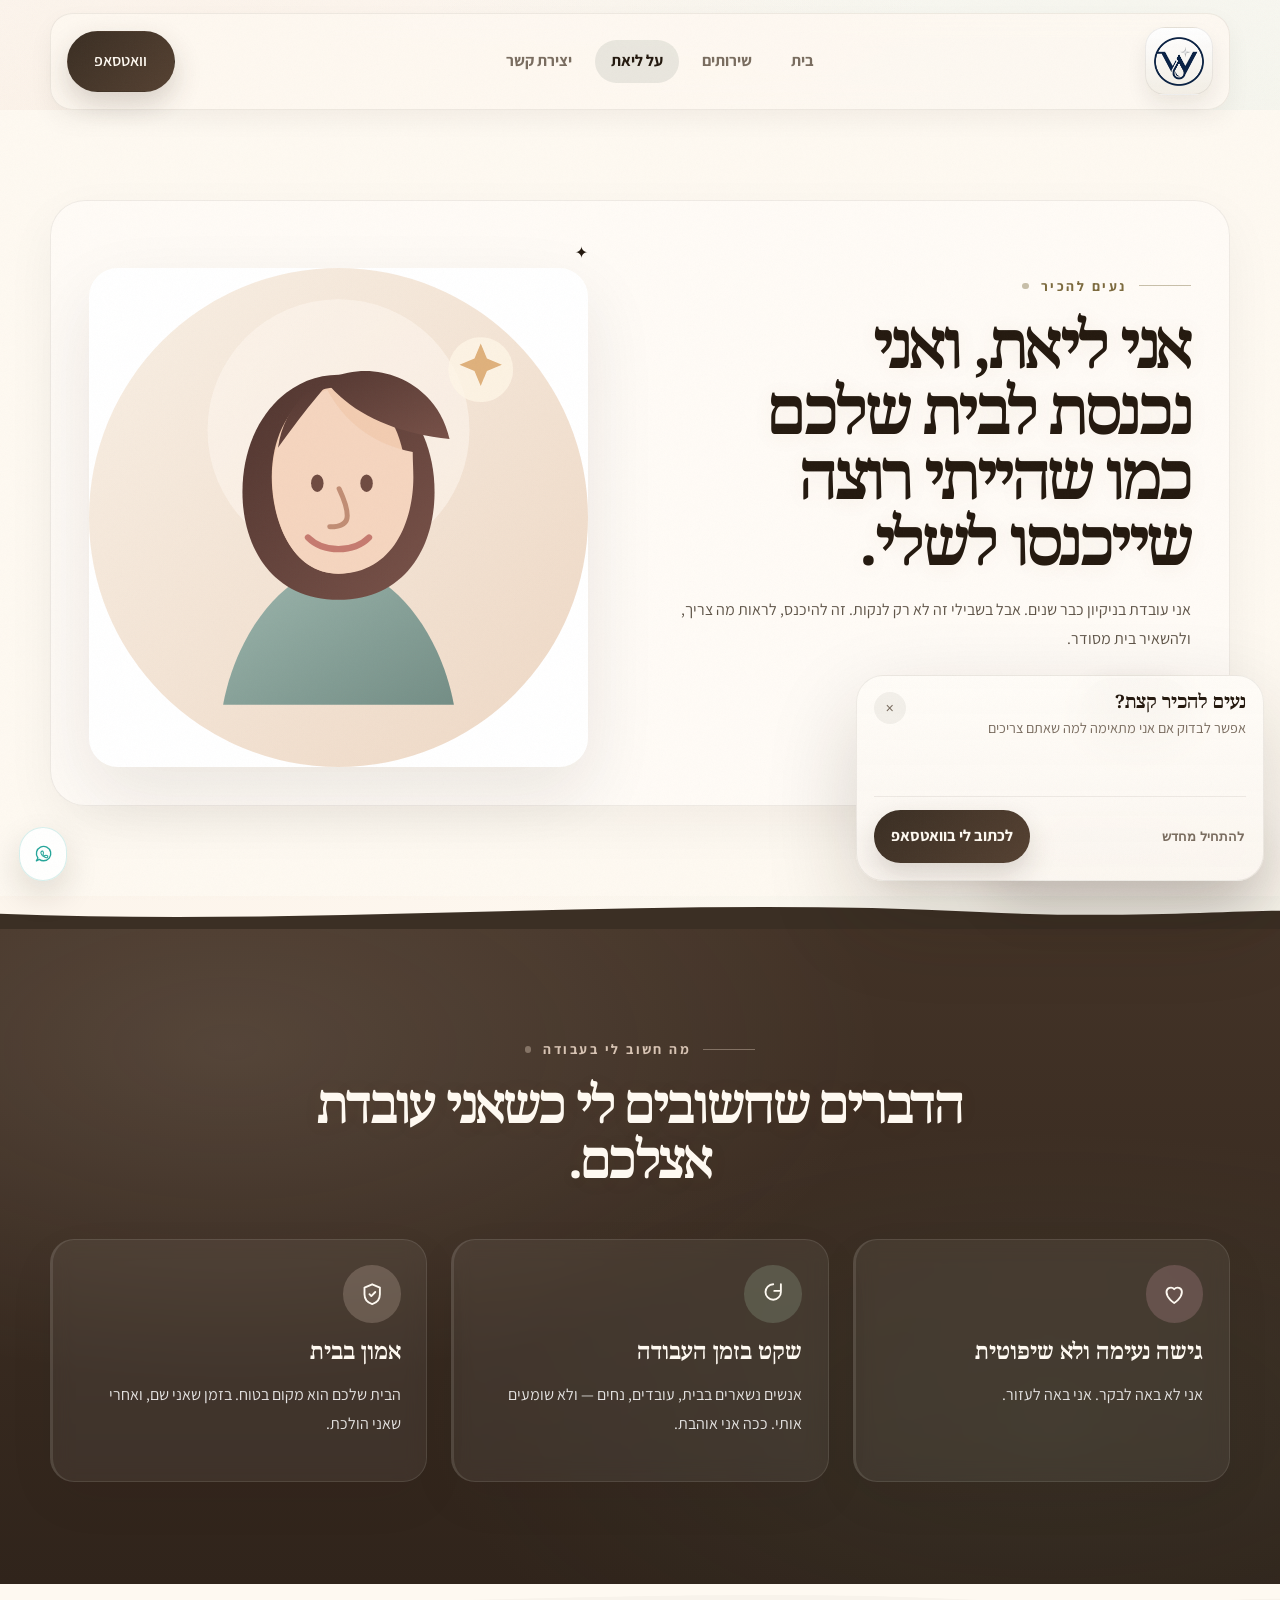
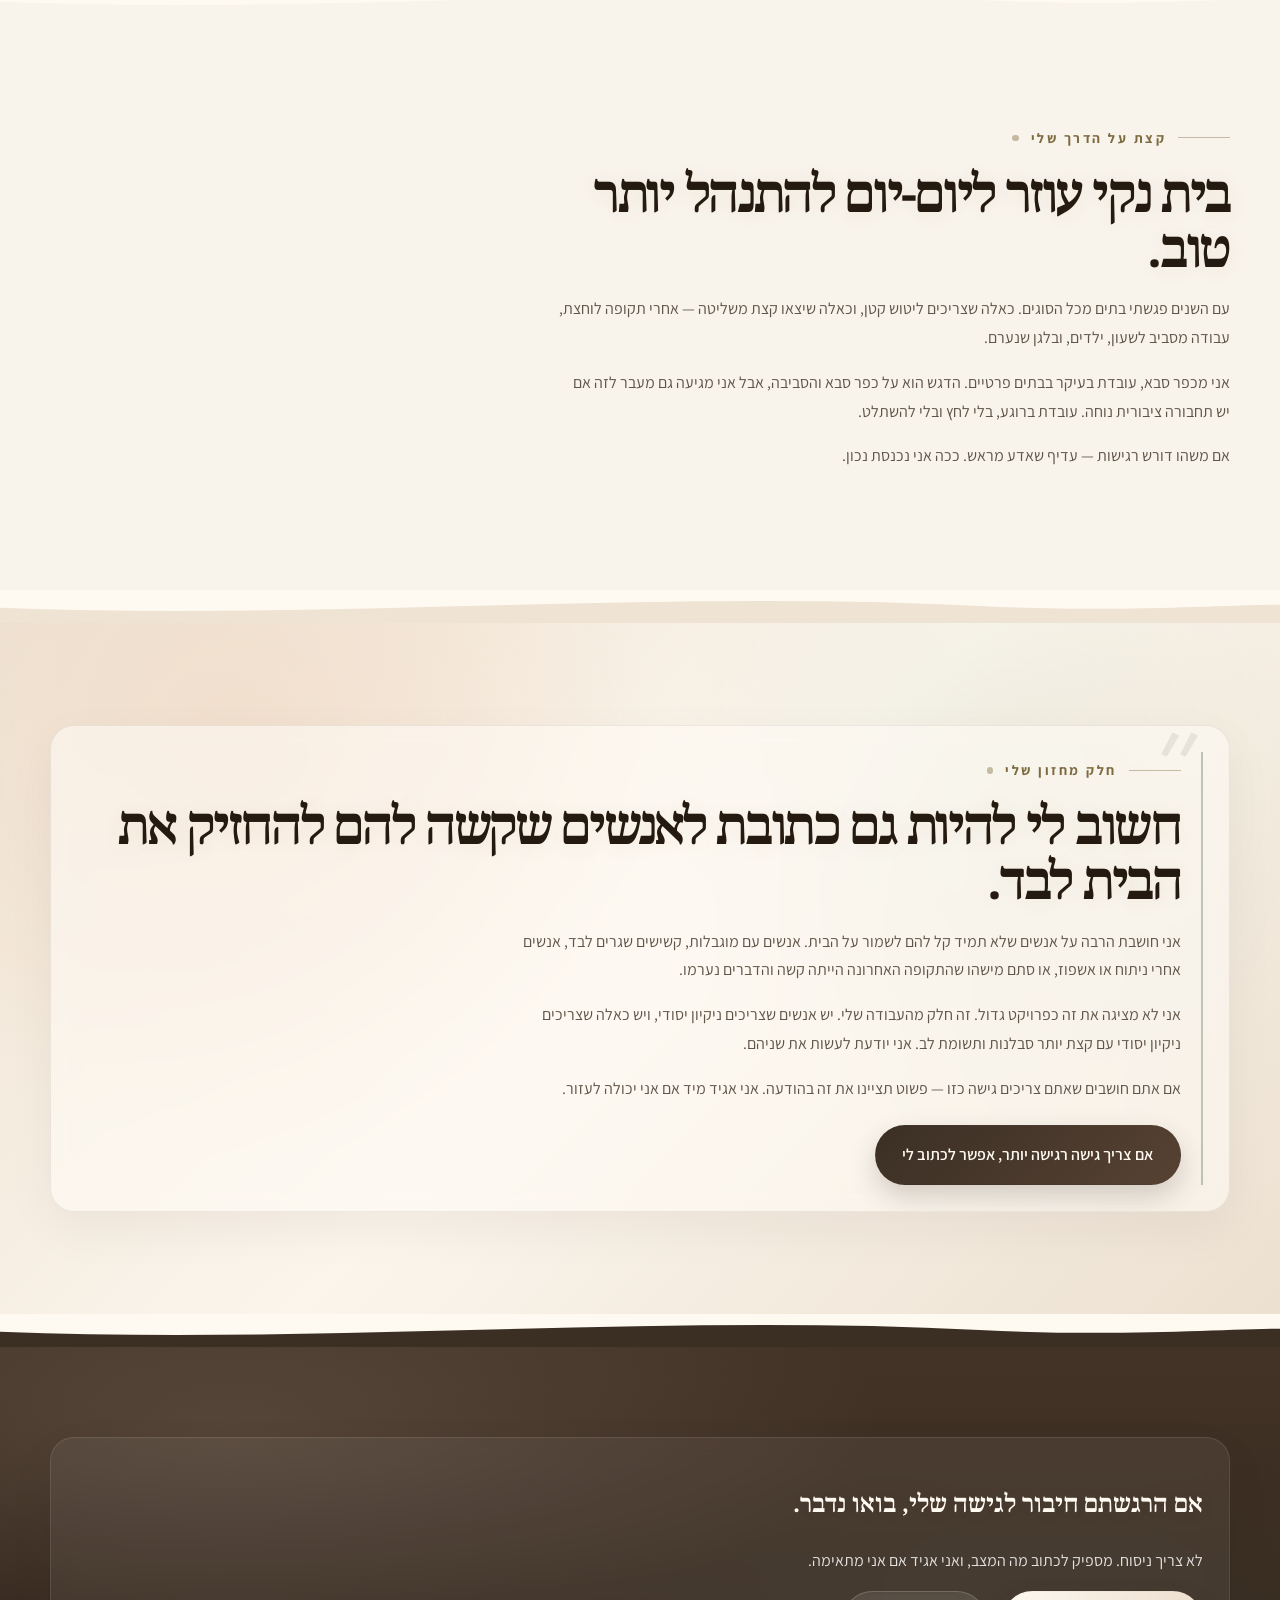
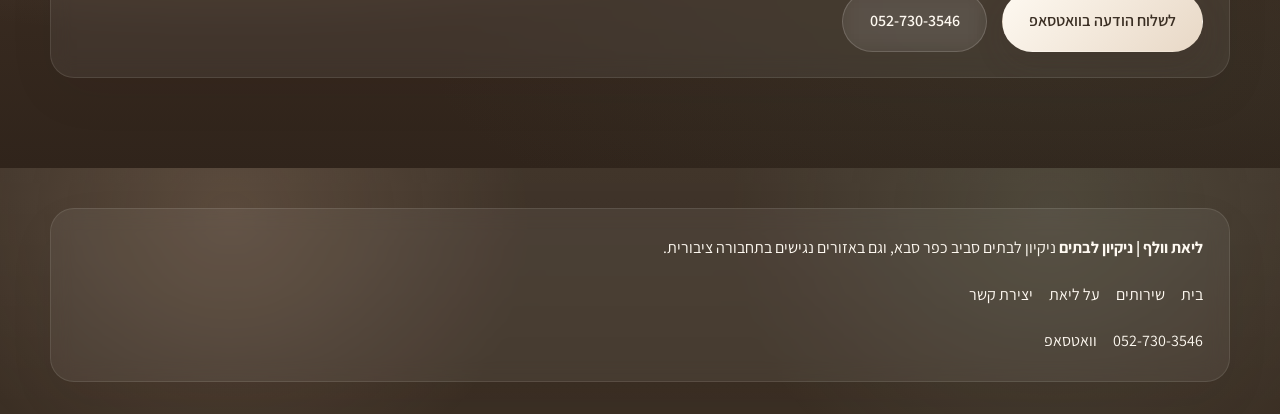
<file: about.html>
<!DOCTYPE html>
<html lang="he" dir="rtl">
  <head>
    <meta charset="UTF-8" />
    <meta name="viewport" content="width=device-width, initial-scale=1.0" />
    <title>על ליאת | ליאת וולף</title>
    <meta
      name="description"
      content="קצת על ליאת וולף: גישה אישית, ניסיון של שנים, ועבודה יסודית בבתים פרטיים."
    />
    <meta name="robots" content="index, follow" />
    <meta property="og:title" content="על ליאת | ליאת וולף" />
    <meta property="og:description" content="אני נכנסת לבתים בגישה אישית, נעימה ומכבדת." />
    <meta property="og:type" content="website" />
    <meta property="og:site_name" content="ליאת וולף — ניקיון לבתים" />
    <meta property="og:image" content="https://YOUR-DOMAIN.com/assets/logo.png" />
    <meta property="og:locale" content="he_IL" />
    <meta name="theme-color" content="#4b352f" />
    <link rel="canonical" href="https://YOUR-DOMAIN.com/about.html" />
    <link rel="icon" type="image/png" sizes="32x32" href="/assets/favicon-32.png" />
    <link rel="icon" type="image/png" sizes="16x16" href="/assets/favicon-16.png" />
    <link rel="apple-touch-icon" sizes="180x180" href="/assets/apple-touch-icon.png" />
    <link rel="preconnect" href="https://fonts.googleapis.com" />
    <link rel="preconnect" href="https://fonts.gstatic.com" crossorigin />
    <link
      rel="preload"
      href="https://fonts.googleapis.com/css2?family=Assistant:wght@400;500;600;700;800&family=Noto+Serif+Hebrew:wght@700&display=swap"
      as="style"
    />
    <link
      href="https://fonts.googleapis.com/css2?family=Assistant:wght@300;400;500;600;700;800&family=Noto+Serif+Hebrew:wght@400;500;700&display=swap"
      rel="stylesheet"
    />
    <script type="application/ld+json">
      {
        "@context": "https://schema.org",
        "@type": "LocalBusiness",
        "name": "ליאת וולף — ניקיון לבתים",
        "alternateName": "Liat Wolf Cleaning Service",
        "description": "שירות ניקיון אישי לבתים פרטיים סביב כפר סבא, וגם באזורים נגישים בתחבורה ציבורית. גישה נעימה, עבודה יסודית, התאמה אישית.",
        "url": "https://YOUR-DOMAIN.com",
        "telephone": "+972-52-730-3546",
        "address": {
          "@type": "PostalAddress",
          "addressLocality": "כפר סבא",
          "addressRegion": "מרכז",
          "addressCountry": "IL"
        },
        "geo": {
          "@type": "GeoCoordinates",
          "latitude": 32.175,
          "longitude": 34.9071
        },
        "areaServed": "כפר סבא והסביבה, וגם אזורים נגישים בתחבורה ציבורית",
        "serviceType": ["ניקיון בתים", "ניקיון דירות", "ניקיון יסודי", "ניקיון לאנשים עם מוגבלות"],
        "priceRange": "₪₪",
        "openingHoursSpecification": {
          "@type": "OpeningHoursSpecification",
          "dayOfWeek": ["Sunday", "Monday", "Tuesday", "Wednesday", "Thursday"],
          "opens": "08:00",
          "closes": "18:00"
        },
        "contactPoint": {
          "@type": "ContactPoint",
          "telephone": "+972-52-730-3546",
          "contactType": "customer service",
          "availableLanguage": "Hebrew"
        },
        "image": "https://YOUR-DOMAIN.com/assets/logo.png",
        "sameAs": []
      }
    </script>
    <link rel="stylesheet" href="/styles.css" />
    <script defer src="/script.js"></script>
  </head>
  <body class="page page--about">
    <!--
      HEADER: Shared across all pages.
      When updating, change in ALL files: index.html, services.html, about.html, contact.html
      The only difference per page is which .site-nav__link has .is-active
    -->
    <header class="site-header">
      <div class="container site-header__inner">
        <a class="brand" href="index.html" aria-label="ליאת וולף">
          <span class="brand__mark-wrap">
            <img class="brand__mark" src="/assets/logo-mark.png" alt="" width="48" height="48" />
          </span>
        </a>

        <nav class="site-nav" aria-label="ניווט ראשי">
          <a class="site-nav__link" href="index.html">בית</a>
          <a class="site-nav__link" href="services.html">שירותים</a>
          <a class="site-nav__link is-active" href="about.html">על ליאת</a>
          <a class="site-nav__link" href="contact.html">יצירת קשר</a>
        </nav>

        <div class="header-actions">
          <a
            class="btn btn--navy"
            href="https://wa.me/972527303546?text=%D7%94%D7%99%D7%99%20%D7%9C%D7%99%D7%90%D7%AA%2C%20%D7%94%D7%92%D7%A2%D7%AA%D7%99%20%D7%9E%D7%94%D7%90%D7%AA%D7%A8%20%D7%95%D7%90%D7%A9%D7%9E%D7%97%20%D7%9C%D7%A9%D7%9E%D7%95%D7%A2%20%D7%A4%D7%A8%D7%98%D7%99%D7%9D%20%D7%A2%D7%9C%20%D7%A9%D7%99%D7%A8%D7%95%D7%AA%D7%99%20%D7%94%D7%A0%D7%99%D7%A7%D7%99%D7%95%D7%9F."
            target="_blank"
            rel="noreferrer"
          >
            וואטסאפ
          </a>
        </div>
      </div>
    </header>

    <main class="page-shell">
      <section class="section section--compact light-section">
        <span class="decor decor--blob decor--peach decor--hero-about magic-blob" aria-hidden="true">
          <span class="decor__inner"></span>
        </span>
        <span class="decor decor--blob decor--sage decor--section-left" aria-hidden="true">
          <span class="decor__inner"></span>
        </span>
        <div class="container">
          <div class="page-hero__card">
            <div>
              <span class="eyebrow">נעים להכיר</span>
              <h1 class="page-hero__title">אני ליאת, ואני נכנסת לבית שלכם כמו שהייתי רוצה שייכנסו לשלי.</h1>
              <p class="page-hero__text">
                אני עובדת בניקיון כבר שנים. אבל בשבילי זה לא רק לנקות. זה להיכנס, לראות מה צריך, ולהשאיר בית מסודר.
              </p>

              <div class="btn-row btn-row--compact">
                <a
                  class="btn btn--navy btn--breathe"
                  href="https://wa.me/972527303546?text=%D7%94%D7%99%D7%99%20%D7%9C%D7%99%D7%90%D7%AA%2C%20%D7%94%D7%92%D7%A2%D7%AA%D7%99%20%D7%9E%D7%94%D7%90%D7%AA%D7%A8%20%D7%95%D7%90%D7%A9%D7%9E%D7%97%20%D7%9C%D7%A9%D7%9E%D7%95%D7%A2%20%D7%A4%D7%A8%D7%98%D7%99%D7%9D%20%D7%A2%D7%9C%20%D7%A9%D7%99%D7%A8%D7%95%D7%AA%D7%99%20%D7%94%D7%A0%D7%99%D7%A7%D7%99%D7%95%D7%9F."
                  target="_blank"
                  rel="noreferrer"
                >
                  לכתוב לי
                </a>
                <a class="btn btn--ghost" href="tel:+972527303546">052-730-3546</a>
              </div>
            </div>

            <div class="page-hero__media">
              <span class="sparkle sparkle--hero" aria-hidden="true">✦</span>
              <div class="page-hero__image">
                <img src="/assets/liat-profile.svg" alt="ליאת וולף" width="300" height="300" />
              </div>
            </div>
          </div>
        </div>
      </section>

      <div class="section-divider section-divider--to-dark" aria-hidden="true">
        <svg viewBox="0 0 1440 60" preserveAspectRatio="none">
          <path d="M0,30 C360,60 720,0 1080,30 C1260,45 1380,20 1440,30 L1440,60 L0,60 Z"></path>
        </svg>
      </div>

      <section class="section dark-section dark-section--brown">
        <span class="decor decor--blob decor--lavender decor--section-right" aria-hidden="true">
          <span class="decor__inner"></span>
        </span>
        <div class="container">
          <div class="section-head section-head--center" data-animate>
            <span class="eyebrow">מה חשוב לי בעבודה</span>
            <h2 class="section-title">הדברים שחשובים לי כשאני עובדת אצלכם.</h2>
          </div>

          <div class="grid grid--3" data-stagger-grid>
            <article class="card value-card card--rose" data-animate>
              <span class="card__icon">
                <svg viewBox="0 0 24 24" fill="none" stroke="currentColor" stroke-linecap="round" stroke-linejoin="round" aria-hidden="true">
                  <path d="M12 20s-7-4.4-7-10a4 4 0 0 1 7-2.6A4 4 0 0 1 19 10c0 5.6-7 10-7 10Z" stroke-width="1.7" />
                </svg>
              </span>
              <h3 class="card__title">גישה נעימה ולא שיפוטית</h3>
              <p class="card__text">אני לא באה לבקר. אני באה לעזור.</p>
            </article>

            <article class="card value-card card--sage" data-animate>
              <span class="card__icon">
                <svg viewBox="0 0 24 24" fill="none" stroke="currentColor" stroke-linecap="round" stroke-linejoin="round" aria-hidden="true">
                  <path d="M12 3a7 7 0 1 0 7 7" stroke-width="1.7" />
                  <path d="M19 3v6h-6" stroke-width="1.7" />
                </svg>
              </span>
              <h3 class="card__title">שקט בזמן העבודה</h3>
              <p class="card__text">אנשים נשארים בבית, עובדים, נחים — ולא שומעים אותי. ככה אני אוהבת.</p>
            </article>

            <article class="card value-card card--gold" data-animate>
              <span class="card__icon">
                <svg viewBox="0 0 24 24" fill="none" stroke="currentColor" stroke-linecap="round" stroke-linejoin="round" aria-hidden="true">
                  <path d="M12 3 5 6v6c0 4.6 2.8 7.7 7 9 4.2-1.3 7-4.4 7-9V6l-7-3Z" stroke-width="1.7" />
                  <path d="m9.5 12 1.7 1.7L14.8 10" stroke-width="1.7" />
                </svg>
              </span>
              <h3 class="card__title">אמון בבית</h3>
              <p class="card__text">הבית שלכם הוא מקום בטוח. בזמן שאני שם, ואחרי שאני הולכת.</p>
            </article>
          </div>
        </div>
      </section>

      <div class="section-divider section-divider--to-light-alt" aria-hidden="true">
        <svg viewBox="0 0 1440 60" preserveAspectRatio="none">
          <path d="M0,30 C360,60 720,0 1080,30 C1260,45 1380,20 1440,30 L1440,60 L0,60 Z"></path>
        </svg>
      </div>

      <section class="section light-section light-section--alt">
        <span class="decor decor--blob decor--sage decor--section-left" aria-hidden="true">
          <span class="decor__inner"></span>
        </span>
        <div class="container">
          <div class="page-copy" data-animate>
            <span class="eyebrow">קצת על הדרך שלי</span>
            <h2 class="section-title">בית נקי עוזר ליום-יום להתנהל יותר טוב.</h2>
            <p>עם השנים פגשתי בתים מכל הסוגים. כאלה שצריכים ליטוש קטן, וכאלה שיצאו קצת משליטה — אחרי תקופה לוחצת, עבודה מסביב לשעון, ילדים, ובלגן שנערם.</p>
            <p>אני מכפר סבא, עובדת בעיקר בבתים פרטיים. הדגש הוא על כפר סבא והסביבה, אבל אני מגיעה גם מעבר לזה אם יש תחבורה ציבורית נוחה. עובדת ברוגע, בלי לחץ ובלי להשתלט.</p>
            <p>אם משהו דורש רגישות — עדיף שאדע מראש. ככה אני נכנסת נכון.</p>
          </div>
        </div>
      </section>

      <div class="section-divider section-divider--to-accent" aria-hidden="true">
        <svg viewBox="0 0 1440 60" preserveAspectRatio="none">
          <path d="M0,30 C360,60 720,0 1080,30 C1260,45 1380,20 1440,30 L1440,60 L0,60 Z"></path>
        </svg>
      </div>

      <section class="section accent-section">
        <span class="decor decor--blob decor--rose decor--story magic-blob" aria-hidden="true">
          <span class="decor__inner"></span>
        </span>
        <div class="container">
          <div class="story-band" data-animate>
            <div class="story-band__wrap">
              <span class="story-band__quote" aria-hidden="true">״</span>
              <span class="eyebrow">חלק מחזון שלי</span>
              <h2 class="section-title">חשוב לי להיות גם כתובת לאנשים שקשה להם להחזיק את הבית לבד.</h2>
              <div class="page-copy">
                <p>אני חושבת הרבה על אנשים שלא תמיד קל להם לשמור על הבית. אנשים עם מוגבלות, קשישים שגרים לבד, אנשים אחרי ניתוח או אשפוז, או סתם מישהו שהתקופה האחרונה הייתה קשה והדברים נערמו.</p>
                <p>אני לא מציגה את זה כפרויקט גדול. זה חלק מהעבודה שלי. יש אנשים שצריכים ניקיון יסודי, ויש כאלה שצריכים ניקיון יסודי עם קצת יותר סבלנות ותשומת לב. אני יודעת לעשות את שניהם.</p>
                <p>אם אתם חושבים שאתם צריכים גישה כזו — פשוט תציינו את זה בהודעה. אני אגיד מיד אם אני יכולה לעזור.</p>
              </div>
              <div class="story-band__cta">
                <a
                  class="btn btn--navy"
                  href="https://wa.me/972527303546?text=%D7%94%D7%99%D7%99%20%D7%9C%D7%99%D7%90%D7%AA%2C%20%D7%94%D7%92%D7%A2%D7%AA%D7%99%20%D7%9E%D7%94%D7%90%D7%AA%D7%A8.%20%D7%A0%D7%A8%D7%90%D7%94%20%D7%9C%D7%99%20%D7%A9%D7%90%D7%A0%D7%97%D7%A0%D7%95%20%D7%A6%D7%A8%D7%99%D7%9B%D7%99%D7%9D%20%D7%92%D7%99%D7%A9%D7%94%20%D7%A8%D7%92%D7%99%D7%A9%D7%94%20%D7%99%D7%95%D7%AA%D7%A8%20%D7%91%D7%91%D7%99%D7%AA%2C%20%D7%95%D7%90%D7%A9%D7%9E%D7%97%20%D7%9C%D7%91%D7%93%D7%95%D7%A7%20%D7%90%D7%99%D7%AA%D7%9A%20%D7%90%D7%9D%20%D7%96%D7%94%20%D7%9E%D7%A9%D7%94%D7%95%20%D7%A9%D7%90%D7%AA%20%D7%99%D7%9B%D7%95%D7%9C%D7%94%20%D7%9C%D7%A2%D7%96%D7%95%D7%A8%20%D7%91%D7%95."
                  target="_blank"
                  rel="noreferrer"
                >
                  אם צריך גישה רגישה יותר, אפשר לכתוב לי
                </a>
              </div>
            </div>
          </div>
        </div>
      </section>

      <div class="section-divider section-divider--to-dark" aria-hidden="true">
        <svg viewBox="0 0 1440 60" preserveAspectRatio="none">
          <path d="M0,30 C360,60 720,0 1080,30 C1260,45 1380,20 1440,30 L1440,60 L0,60 Z"></path>
        </svg>
      </div>

      <section class="section section--compact dark-section dark-section--brown">
        <span class="decor decor--blob decor--sage decor--section-right" aria-hidden="true">
          <span class="decor__inner"></span>
        </span>
        <div class="container">
          <div class="cta-band" data-animate>
            <div class="cta-band__layout">
              <div>
                <h2 class="cta-band__title">אם הרגשתם חיבור לגישה שלי, בואו נדבר.</h2>
                <p class="cta-band__text">
                  לא צריך ניסוח. מספיק לכתוב מה המצב, ואני אגיד אם אני מתאימה.
                </p>
              </div>

              <div class="btn-row">
                <a
                  class="btn btn--navy btn--breathe"
                  href="https://wa.me/972527303546?text=%D7%94%D7%99%D7%99%20%D7%9C%D7%99%D7%90%D7%AA%2C%20%D7%94%D7%92%D7%A2%D7%AA%D7%99%20%D7%9E%D7%94%D7%90%D7%AA%D7%A8%20%D7%95%D7%90%D7%A9%D7%9E%D7%97%20%D7%9C%D7%A9%D7%9E%D7%95%D7%A2%20%D7%A4%D7%A8%D7%98%D7%99%D7%9D%20%D7%A2%D7%9C%20%D7%A9%D7%99%D7%A8%D7%95%D7%AA%D7%99%20%D7%94%D7%A0%D7%99%D7%A7%D7%99%D7%95%D7%9F."
                  target="_blank"
                  rel="noreferrer"
                >
                  לשלוח הודעה בוואטסאפ
                </a>
                <a class="btn btn--ghost" href="tel:+972527303546">052-730-3546</a>
              </div>
            </div>
          </div>
        </div>
      </section>
    </main>

    <!--
      FOOTER: Shared across all pages.
      When updating, change in ALL files: index.html, services.html, about.html, contact.html
    -->
    <footer class="footer">
      <div class="container">
        <div class="footer__panel">
          <div class="footer__brand">
            <strong>ליאת וולף | ניקיון לבתים</strong>
            <span>ניקיון לבתים סביב כפר סבא, וגם באזורים נגישים בתחבורה ציבורית.</span>
          </div>

          <nav class="footer__links" aria-label="ניווט תחתון">
            <a href="index.html">בית</a>
            <a href="services.html">שירותים</a>
            <a href="about.html">על ליאת</a>
            <a href="contact.html">יצירת קשר</a>
          </nav>

          <div class="footer__meta">
            <a href="tel:+972527303546">052-730-3546</a>
            <a
              href="https://wa.me/972527303546?text=%D7%94%D7%99%D7%99%20%D7%9C%D7%99%D7%90%D7%AA%2C%20%D7%94%D7%92%D7%A2%D7%AA%D7%99%20%D7%9E%D7%94%D7%90%D7%AA%D7%A8%20%D7%95%D7%90%D7%A9%D7%9E%D7%97%20%D7%9C%D7%A9%D7%9E%D7%95%D7%A2%20%D7%A4%D7%A8%D7%98%D7%99%D7%9D%20%D7%A2%D7%9C%20%D7%A9%D7%99%D7%A8%D7%95%D7%AA%D7%99%20%D7%94%D7%A0%D7%99%D7%A7%D7%99%D7%95%D7%9F."
              target="_blank"
              rel="noreferrer"
            >
              וואטסאפ
            </a>
          </div>
        </div>
      </div>
    </footer>

    <div class="mobile-cta" aria-label="יצירת קשר מהירה">
      <div class="container mobile-cta__row">
        <a
          class="btn btn--navy btn--breathe"
          href="https://wa.me/972527303546?text=%D7%94%D7%99%D7%99%20%D7%9C%D7%99%D7%90%D7%AA%2C%20%D7%94%D7%92%D7%A2%D7%AA%D7%99%20%D7%9E%D7%94%D7%90%D7%AA%D7%A8%20%D7%95%D7%90%D7%A9%D7%9E%D7%97%20%D7%9C%D7%A9%D7%9E%D7%95%D7%A2%20%D7%A4%D7%A8%D7%98%D7%99%D7%9D%20%D7%A2%D7%9C%20%D7%A9%D7%99%D7%A8%D7%95%D7%AA%D7%99%20%D7%94%D7%A0%D7%99%D7%A7%D7%99%D7%95%D7%9F."
          target="_blank"
          rel="noreferrer"
        >
          לשלוח הודעה
        </a>
        <a class="btn btn--ghost" href="tel:+972527303546">להתקשר</a>
      </div>
    </div>
    <div class="floating-actions" aria-label="פעולות מהירות">
      <a
        class="floating-actions__book"
        href="https://wa.me/972527303546?text=%D7%94%D7%99%D7%99%20%D7%9C%D7%99%D7%90%D7%AA%2C%20%D7%94%D7%92%D7%A2%D7%AA%D7%99%20%D7%9E%D7%94%D7%90%D7%AA%D7%A8%20%D7%95%D7%90%D7%A9%D7%9E%D7%97%20%D7%9C%D7%A9%D7%9E%D7%95%D7%A2%20%D7%A4%D7%A8%D7%98%D7%99%D7%9D%20%D7%A2%D7%9C%20%D7%A9%D7%99%D7%A8%D7%95%D7%AA%D7%99%20%D7%94%D7%A0%D7%99%D7%A7%D7%99%D7%95%D7%9F."
        target="_blank"
        rel="noreferrer"
      >
        הזמן עכשיו
      </a>
      <a
        class="floating-actions__whatsapp"
        href="https://wa.me/972527303546?text=%D7%94%D7%99%D7%99%20%D7%9C%D7%99%D7%90%D7%AA%2C%20%D7%94%D7%92%D7%A2%D7%AA%D7%99%20%D7%9E%D7%94%D7%90%D7%AA%D7%A8%20%D7%95%D7%90%D7%A9%D7%9E%D7%97%20%D7%9C%D7%A9%D7%9E%D7%95%D7%A2%20%D7%A4%D7%A8%D7%98%D7%99%D7%9D%20%D7%A2%D7%9C%20%D7%A9%D7%99%D7%A8%D7%95%D7%AA%D7%99%20%D7%94%D7%A0%D7%99%D7%A7%D7%99%D7%95%D7%9F."
        target="_blank"
        rel="noreferrer"
        aria-label="שליחת הודעה בוואטסאפ"
      >
        <svg viewBox="0 0 24 24" fill="none" stroke="currentColor" stroke-linecap="round" stroke-linejoin="round" aria-hidden="true">
          <path d="M12 21a9 9 0 1 0-7.1-3.46L3 21l3.67-1.82A9 9 0 0 0 12 21Z" stroke-width="1.7"></path>
          <path d="M9.2 9.6c.3-.7.6-.7.9-.7h.7c.2 0 .4.1.5.4l.6 1.5c.1.2.1.5 0 .7l-.5.8a.7.7 0 0 0 0 .8c.4.6 1 1.2 1.6 1.6a.7.7 0 0 0 .8 0l.8-.5c.2-.1.5-.1.7 0l1.5.6c.3.1.4.3.4.5v.7c0 .3 0 .6-.7.9-.6.3-2 .2-3.9-.8-1.9-1-3.3-3-3.7-4.1-.4-1.1-.3-1.8-.1-2.4Z" stroke-width="1.35"></path>
        </svg>
      </a>
    </div>
    <div class="guided-chat" data-guided-chat>
      <button
        class="guided-chat__launcher"
        type="button"
        aria-expanded="false"
        aria-controls="guided-chat-panel"
        data-guided-chat-launcher
      >
        <span class="guided-chat__launcher-icon" aria-hidden="true">
          <svg viewBox="0 0 24 24" fill="none" stroke="currentColor" stroke-linecap="round" stroke-linejoin="round">
            <path d="M21 11.5a8.5 8.5 0 0 1-12.5 7.5L3 20l1.2-5.1A8.5 8.5 0 1 1 21 11.5Z" stroke-width="1.7"></path>
            <path d="M8.5 10.5h7" stroke-width="1.7"></path>
            <path d="M8.5 13.5H13" stroke-width="1.7"></path>
          </svg>
        </span>
        <span class="guided-chat__launcher-copy">
          <strong>שואלים משהו קצר?</strong>
          <span>מחיר, אזור, ואיך מתחילים</span>
        </span>
      </button>

      <section
        class="guided-chat__panel"
        id="guided-chat-panel"
        hidden
        aria-live="polite"
        aria-label="צ'אט שאלות קצרות עם ליאת"
        data-guided-chat-panel
      >
        <div class="guided-chat__panel-head">
          <div>
            <strong>שואלים משהו קצר?</strong>
            <span>כמה תשובות מהירות לפני שעוברים לוואטסאפ</span>
          </div>
          <button class="guided-chat__close" type="button" aria-label="סגירת הצ'אט" data-guided-chat-close>
            <span aria-hidden="true">×</span>
          </button>
        </div>

        <div class="guided-chat__messages" data-guided-chat-messages></div>
        <div class="guided-chat__options" data-guided-chat-options></div>

        <div class="guided-chat__footer">
          <button class="guided-chat__reset" type="button" data-guided-chat-reset>להתחיל מחדש</button>
          <a
            class="guided-chat__handoff"
            href="https://wa.me/972527303546?text=%D7%94%D7%99%D7%99%20%D7%9C%D7%99%D7%90%D7%AA%2C%20%D7%94%D7%92%D7%A2%D7%AA%D7%99%20%D7%9E%D7%94%D7%90%D7%AA%D7%A8%20%D7%95%D7%90%D7%A9%D7%9E%D7%97%20%D7%9C%D7%A9%D7%90%D7%95%D7%9C%20%D7%9B%D7%9E%D7%94%20%D7%A9%D7%90%D7%9C%D7%95%D7%AA%20%D7%A7%D7%A6%D7%A8%D7%95%D7%AA%20%D7%A2%D7%9C%20%D7%A9%D7%99%D7%A8%D7%95%D7%AA%D7%99%20%D7%94%D7%A0%D7%99%D7%A7%D7%99%D7%95%D7%9F."
            target="_blank"
            rel="noreferrer"
            data-guided-chat-handoff
          >
            לעבור לוואטסאפ
          </a>
        </div>
      </section>
    </div>
    <script src="/guided-chat.js"></script>
    <script src="/sentences.js"></script>
  </body>
</html>
</file>
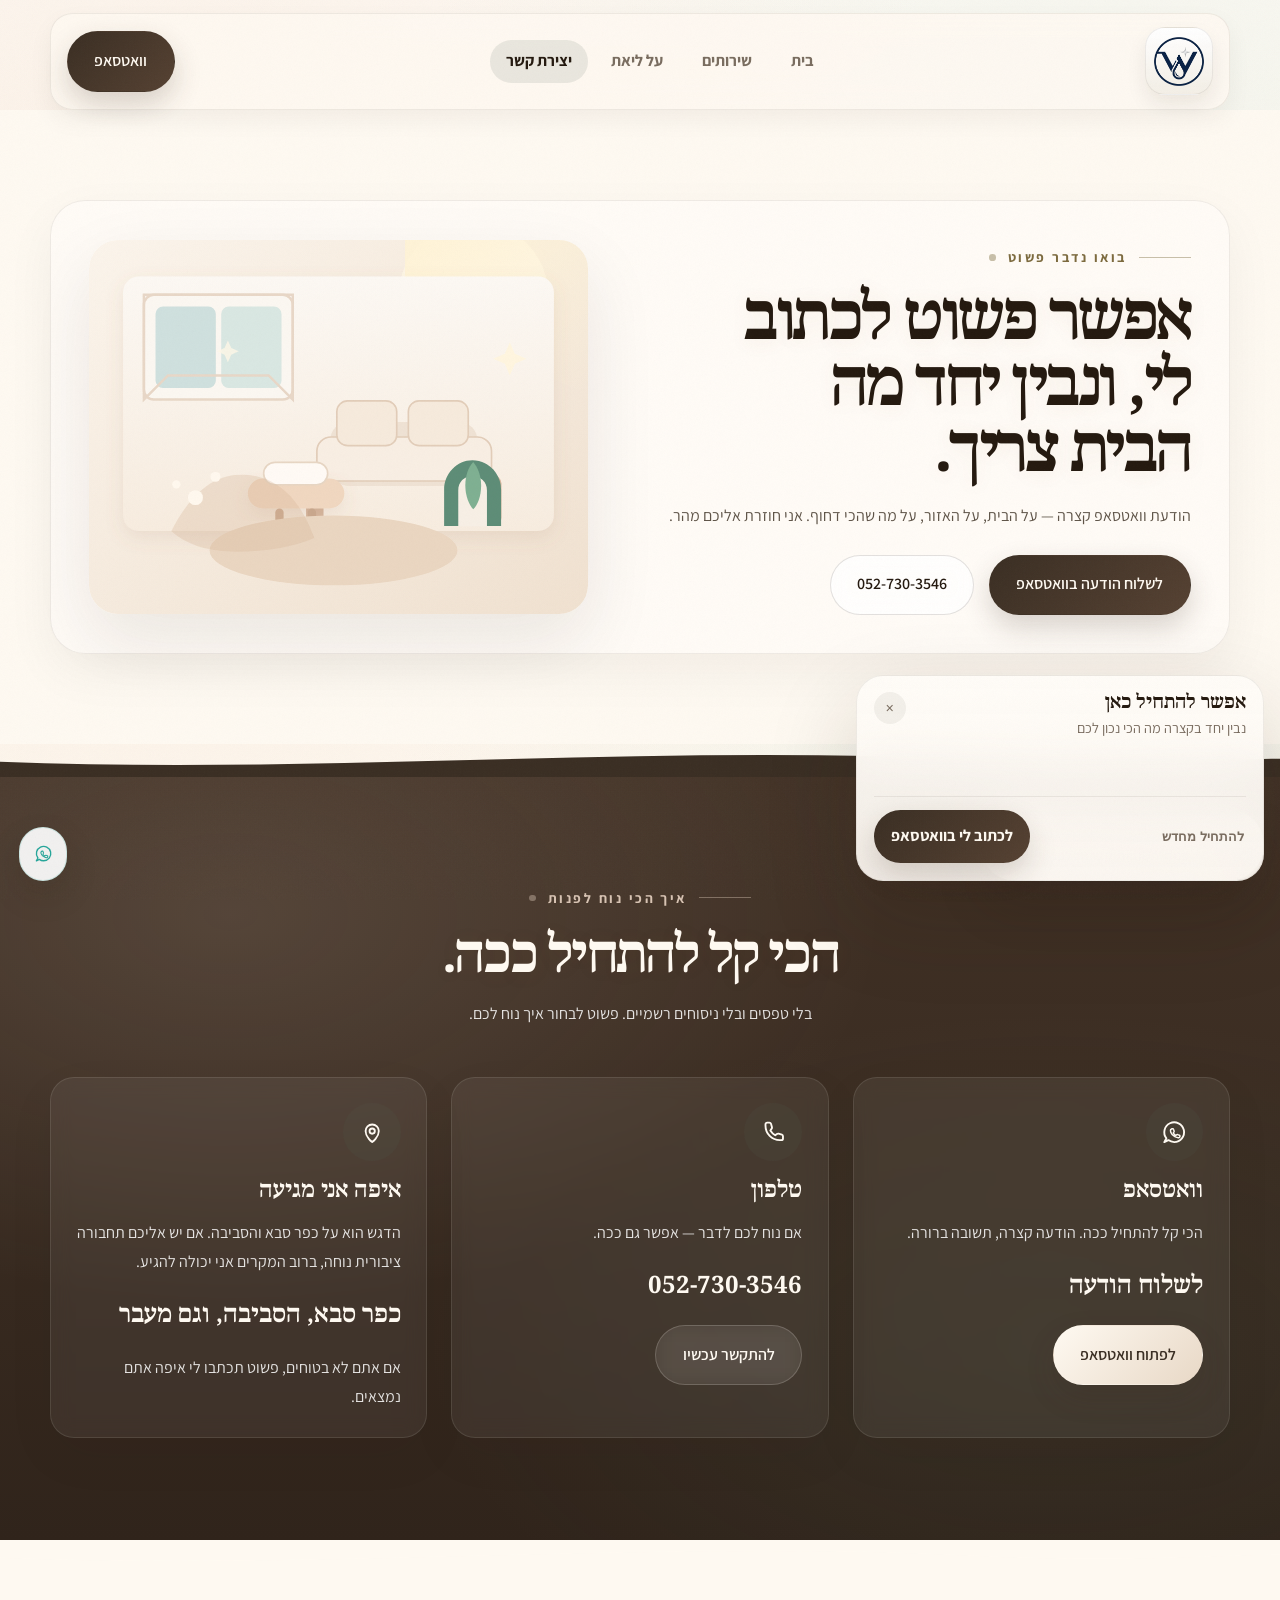
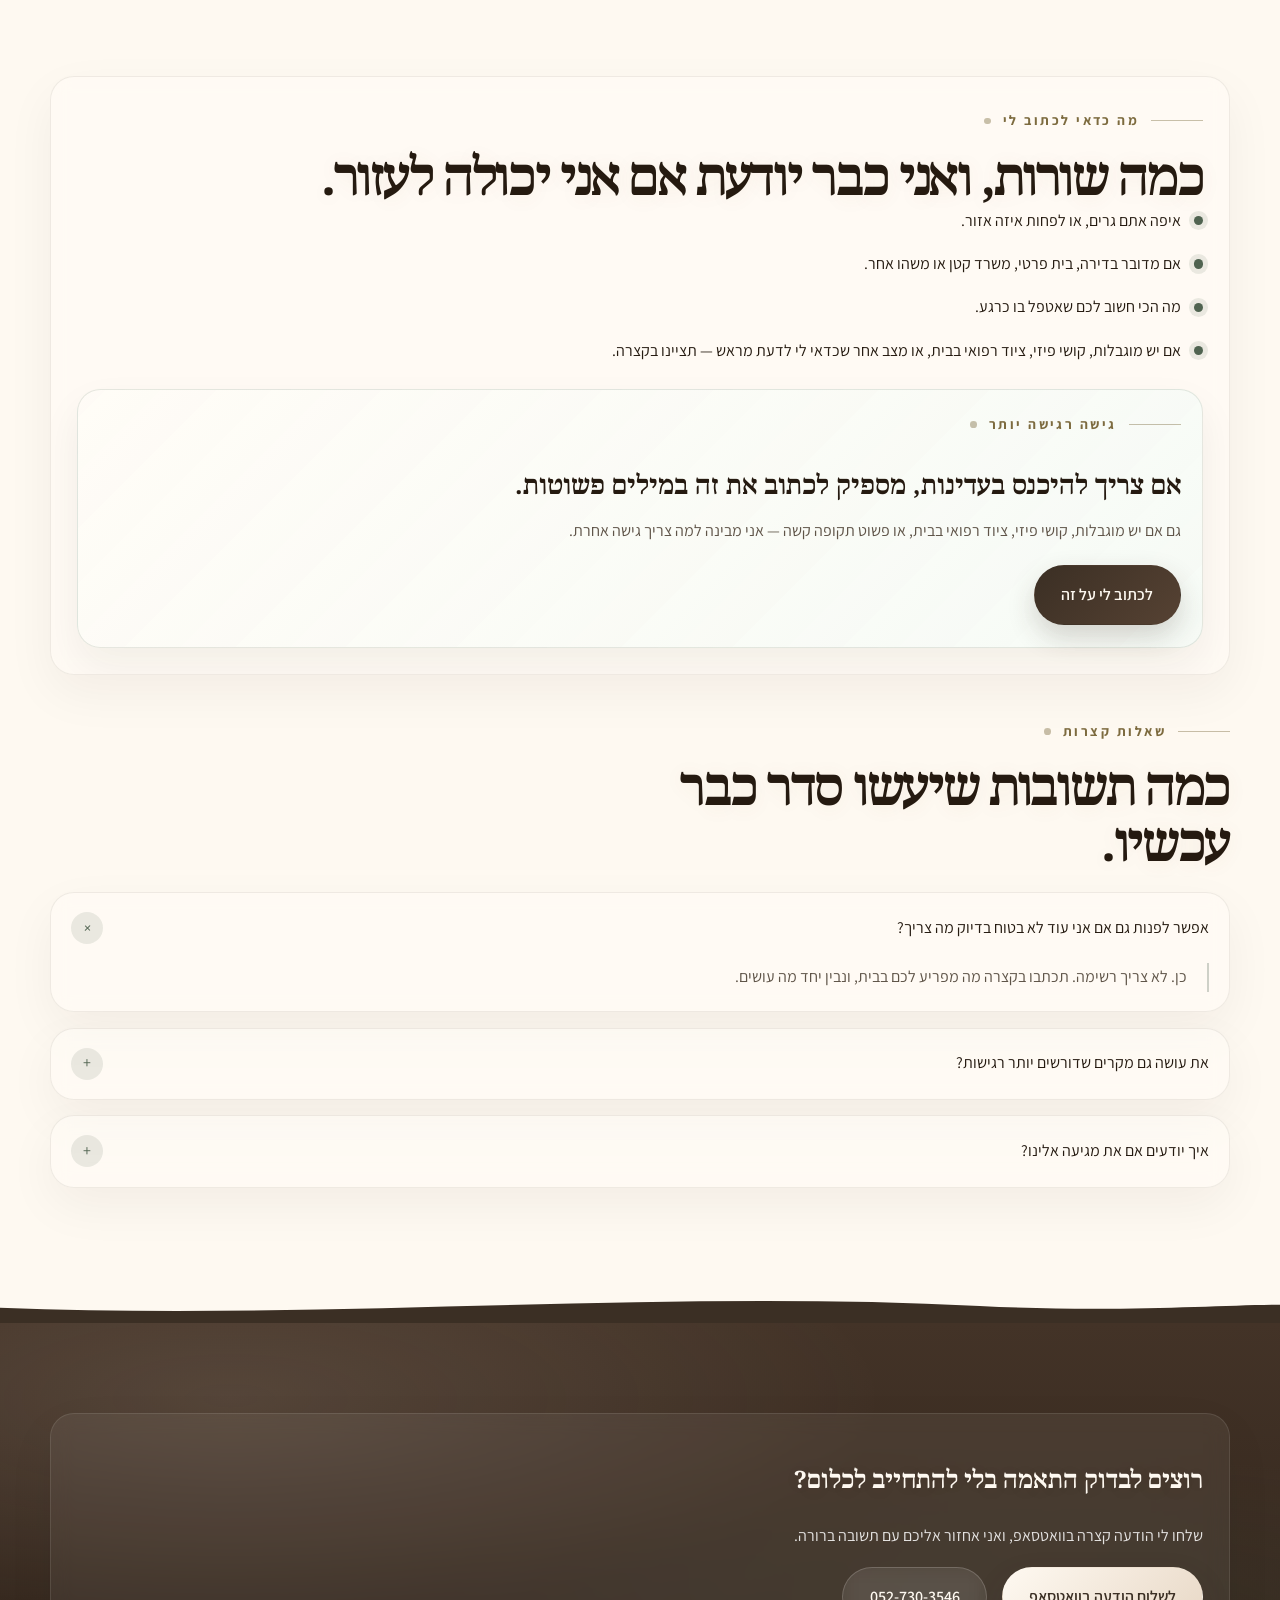
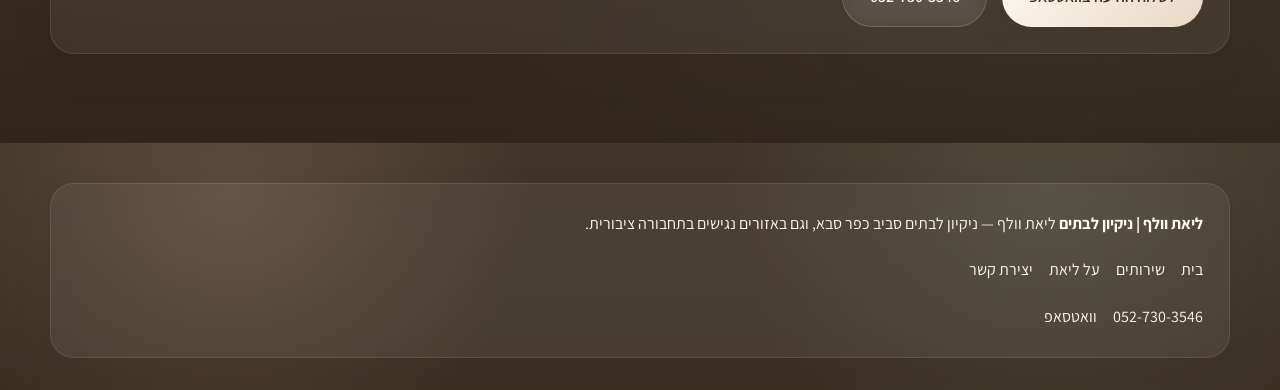
<file: contact.html>
<!DOCTYPE html>
<html lang="he" dir="rtl">
  <head>
    <meta charset="UTF-8" />
    <meta name="viewport" content="width=device-width, initial-scale=1.0" />
    <title>יצירת קשר | ליאת וולף</title>
    <meta
      name="description"
      content="עמוד יצירת קשר פשוט עם ליאת וולף. וואטסאפ, טלפון ומה כדאי לכתוב."
    />
    <meta name="robots" content="index, follow" />
    <meta property="og:title" content="יצירת קשר | ליאת וולף" />
    <meta
      property="og:description"
      content="הדרך הכי פשוטה להתחיל: הודעת וואטסאפ קצרה או טלפון."
    />
    <meta property="og:type" content="website" />
    <meta property="og:site_name" content="ליאת וולף — ניקיון לבתים" />
    <meta property="og:image" content="https://YOUR-DOMAIN.com/assets/logo.png" />
    <meta property="og:locale" content="he_IL" />
    <meta name="theme-color" content="#4b352f" />
    <link rel="canonical" href="https://YOUR-DOMAIN.com/contact.html" />
    <link rel="icon" type="image/png" sizes="32x32" href="/assets/favicon-32.png" />
    <link rel="icon" type="image/png" sizes="16x16" href="/assets/favicon-16.png" />
    <link rel="apple-touch-icon" sizes="180x180" href="/assets/apple-touch-icon.png" />
    <link rel="preconnect" href="https://fonts.googleapis.com" />
    <link rel="preconnect" href="https://fonts.gstatic.com" crossorigin />
    <link
      rel="preload"
      href="https://fonts.googleapis.com/css2?family=Assistant:wght@400;500;600;700;800&family=Noto+Serif+Hebrew:wght@700&display=swap"
      as="style"
    />
    <link
      href="https://fonts.googleapis.com/css2?family=Assistant:wght@300;400;500;600;700;800&family=Noto+Serif+Hebrew:wght@400;500;700&display=swap"
      rel="stylesheet"
    />
    <script type="application/ld+json">
      {
        "@context": "https://schema.org",
        "@type": "FAQPage",
        "mainEntity": [
          {
            "@type": "Question",
            "name": "אפשר לפנות גם אם אני עוד לא בטוח בדיוק מה צריך?",
            "acceptedAnswer": {
              "@type": "Answer",
              "text": "כן. לא צריך רשימה. תכתבו בקצרה מה מפריע לכם בבית, ונבין יחד מה עושים."
            }
          },
          {
            "@type": "Question",
            "name": "את עושה גם מקרים שדורשים יותר רגישות?",
            "acceptedAnswer": {
              "@type": "Answer",
              "text": "כן. יש מצבים שדורשים יותר רגישות ופחות שאלות. אני יודעת לעבוד ככה."
            }
          },
          {
            "@type": "Question",
            "name": "איך יודעים אם את מגיעה אלינו?",
            "acceptedAnswer": {
              "@type": "Answer",
              "text": "תכתבו לי איפה אתם — אני אגיד מיד אם אני מגיעה."
            }
          }
        ]
      }
    </script>
    <link rel="stylesheet" href="/styles.css" />
    <script defer src="/script.js"></script>
  </head>
  <body class="page page--contact">
    <!--
      HEADER: Shared across all pages.
      When updating, change in ALL files: index.html, services.html, about.html, contact.html
      The only difference per page is which .site-nav__link has .is-active
    -->
    <header class="site-header">
      <div class="container site-header__inner">
        <a class="brand" href="index.html" aria-label="ליאת וולף">
          <span class="brand__mark-wrap">
            <img class="brand__mark" src="/assets/logo-mark.png" alt="" width="48" height="48" />
          </span>
        </a>

        <nav class="site-nav" aria-label="ניווט ראשי">
          <a class="site-nav__link" href="index.html">בית</a>
          <a class="site-nav__link" href="services.html">שירותים</a>
          <a class="site-nav__link" href="about.html">על ליאת</a>
          <a class="site-nav__link is-active" href="contact.html">יצירת קשר</a>
        </nav>

        <div class="header-actions">
          <a
            class="btn btn--navy"
            href="https://wa.me/972527303546?text=%D7%94%D7%99%D7%99%20%D7%9C%D7%99%D7%90%D7%AA%2C%20%D7%94%D7%92%D7%A2%D7%AA%D7%99%20%D7%9E%D7%94%D7%90%D7%AA%D7%A8%20%D7%95%D7%90%D7%A9%D7%9E%D7%97%20%D7%9C%D7%A9%D7%9E%D7%95%D7%A2%20%D7%A4%D7%A8%D7%98%D7%99%D7%9D%20%D7%A2%D7%9C%20%D7%A9%D7%99%D7%A8%D7%95%D7%AA%D7%99%20%D7%94%D7%A0%D7%99%D7%A7%D7%99%D7%95%D7%9F."
            target="_blank"
            rel="noreferrer"
          >
            וואטסאפ
          </a>
        </div>
      </div>
    </header>

    <main class="page-shell">
      <section class="section section--compact light-section">
        <span class="decor decor--blob decor--peach decor--hero-contact magic-blob" aria-hidden="true">
          <span class="decor__inner"></span>
        </span>
        <span class="decor decor--blob decor--sage decor--section-left" aria-hidden="true">
          <span class="decor__inner"></span>
        </span>
        <div class="container">
          <div class="page-hero__card">
            <div>
              <span class="eyebrow">בואו נדבר פשוט</span>
              <h1 class="page-hero__title">אפשר פשוט לכתוב לי, ונבין יחד מה הבית צריך.</h1>
              <p class="page-hero__text">
                הודעת וואטסאפ קצרה — על הבית, על האזור, על מה שהכי דחוף. אני חוזרת אליכם מהר.
              </p>

              <div class="btn-row btn-row--compact">
                <a
                  class="btn btn--navy btn--breathe"
                  href="https://wa.me/972527303546?text=%D7%94%D7%99%D7%99%20%D7%9C%D7%99%D7%90%D7%AA%2C%20%D7%94%D7%92%D7%A2%D7%AA%D7%99%20%D7%9E%D7%94%D7%90%D7%AA%D7%A8%20%D7%95%D7%90%D7%A9%D7%9E%D7%97%20%D7%9C%D7%A9%D7%9E%D7%95%D7%A2%20%D7%A4%D7%A8%D7%98%D7%99%D7%9D%20%D7%A2%D7%9C%20%D7%A9%D7%99%D7%A8%D7%95%D7%AA%D7%99%20%D7%94%D7%A0%D7%99%D7%A7%D7%99%D7%95%D7%9F."
                  target="_blank"
                  rel="noreferrer"
                >
                  לשלוח הודעה בוואטסאפ
                </a>
                <a class="btn btn--ghost" href="tel:+972527303546">052-730-3546</a>
              </div>
            </div>

            <div class="page-hero__media">
              <div class="page-hero__image">
                <img src="/assets/clean-home.svg" alt="בית נקי ושקט" width="600" height="400" />
              </div>
            </div>
          </div>
        </div>
      </section>

      <div class="section-divider section-divider--to-dark" aria-hidden="true">
        <svg viewBox="0 0 1440 60" preserveAspectRatio="none">
          <path d="M0,30 C360,60 720,0 1080,30 C1260,45 1380,20 1440,30 L1440,60 L0,60 Z"></path>
        </svg>
      </div>

      <section class="section dark-section dark-section--brown">
        <span class="decor decor--blob decor--rose decor--section-right" aria-hidden="true">
          <span class="decor__inner"></span>
        </span>
        <div class="container">
          <div class="section-head section-head--center" data-animate>
            <span class="eyebrow">איך הכי נוח לפנות</span>
            <h2 class="section-title">הכי קל להתחיל ככה.</h2>
            <p class="section-text">בלי טפסים ובלי ניסוחים רשמיים. פשוט לבחור איך נוח לכם.</p>
          </div>

          <div class="grid grid--3" data-stagger-grid>
            <article class="contact-card contact-card--whatsapp" data-animate>
              <span class="card__icon">
                <svg viewBox="0 0 24 24" fill="none" stroke="currentColor" stroke-linecap="round" stroke-linejoin="round" aria-hidden="true">
                  <path d="M12 21a9 9 0 1 0-7.1-3.46L3 21l3.67-1.82A9 9 0 0 0 12 21Z" stroke-width="1.7" />
                  <path d="M9.2 9.6c.3-.7.6-.7.9-.7h.7c.2 0 .4.1.5.4l.6 1.5c.1.2.1.5 0 .7l-.5.8a.7.7 0 0 0 0 .8c.4.6 1 1.2 1.6 1.6a.7.7 0 0 0 .8 0l.8-.5c.2-.1.5-.1.7 0l1.5.6c.3.1.4.3.4.5v.7c0 .3 0 .6-.7.9-.6.3-2 .2-3.9-.8-1.9-1-3.3-3-3.7-4.1-.4-1.1-.3-1.8-.1-2.4Z" stroke-width="1.35" />
                </svg>
              </span>
              <h3 class="contact-card__title">וואטסאפ</h3>
              <p class="contact-card__text">הכי קל להתחיל ככה. הודעה קצרה, תשובה ברורה.</p>
              <strong class="contact-card__value">לשלוח הודעה</strong>
              <a
                class="btn btn--navy"
                href="https://wa.me/972527303546?text=%D7%94%D7%99%D7%99%20%D7%9C%D7%99%D7%90%D7%AA%2C%20%D7%94%D7%92%D7%A2%D7%AA%D7%99%20%D7%9E%D7%94%D7%90%D7%AA%D7%A8%20%D7%95%D7%90%D7%A9%D7%9E%D7%97%20%D7%9C%D7%A9%D7%9E%D7%95%D7%A2%20%D7%A4%D7%A8%D7%98%D7%99%D7%9D%20%D7%A2%D7%9C%20%D7%A9%D7%99%D7%A8%D7%95%D7%AA%D7%99%20%D7%94%D7%A0%D7%99%D7%A7%D7%99%D7%95%D7%9F."
                target="_blank"
                rel="noreferrer"
              >
                לפתוח וואטסאפ
              </a>
            </article>

            <article class="contact-card contact-card--phone" data-animate>
              <span class="card__icon">
                <svg viewBox="0 0 24 24" fill="none" stroke="currentColor" stroke-linecap="round" stroke-linejoin="round" aria-hidden="true">
                  <path d="M5 4.8C5 4 5.7 3.3 6.5 3.3h2.1c.6 0 1.2.4 1.4 1l.9 3.1c.1.5 0 1-.3 1.4l-1.2 1.6a14.3 14.3 0 0 0 4.4 4.4l1.6-1.2c.4-.3 1-.4 1.4-.3l3.1.9c.6.2 1 .8 1 1.4v2.1c0 .8-.7 1.5-1.5 1.5H18c-7.2 0-13-5.8-13-13V4.8Z" stroke-width="1.7" />
                </svg>
              </span>
              <h3 class="contact-card__title">טלפון</h3>
              <p class="contact-card__text">אם נוח לכם לדבר — אפשר גם ככה.</p>
              <strong class="contact-card__value">052-730-3546</strong>
              <a class="btn btn--ghost" href="tel:+972527303546">להתקשר עכשיו</a>
            </article>

            <article class="contact-card contact-card--location" data-animate>
              <span class="card__icon">
                <svg viewBox="0 0 24 24" fill="none" stroke="currentColor" stroke-linecap="round" stroke-linejoin="round" aria-hidden="true">
                  <path d="M12 21s6-4.5 6-10a6 6 0 1 0-12 0c0 5.5 6 10 6 10Z" stroke-width="1.7" />
                  <circle cx="12" cy="11" r="2.4" stroke-width="1.7" />
                </svg>
              </span>
              <h3 class="contact-card__title">איפה אני מגיעה</h3>
              <p class="contact-card__text">הדגש הוא על כפר סבא והסביבה. אם יש אליכם תחבורה ציבורית נוחה, ברוב המקרים אני יכולה להגיע.</p>
              <strong class="contact-card__value">כפר סבא, הסביבה, וגם מעבר</strong>
              <span class="contact-card__text">אם אתם לא בטוחים, פשוט תכתבו לי איפה אתם נמצאים.</span>
            </article>
          </div>
        </div>
      </section>

      <div class="section-divider section-divider--to-light" aria-hidden="true">
        <svg viewBox="0 0 1440 60" preserveAspectRatio="none">
          <path d="M0,30 C360,60 720,0 1080,30 C1260,45 1380,20 1440,30 L1440,60 L0,60 Z"></path>
        </svg>
      </div>

      <section class="section light-section">
        <span class="decor decor--blob decor--sage decor--section-left" aria-hidden="true">
          <span class="decor__inner"></span>
        </span>
        <div class="container">
          <div class="split">
            <div class="soft-panel soft-panel--teal" data-animate>
              <span class="eyebrow">מה כדאי לכתוב לי</span>
              <h2 class="section-title">כמה שורות, ואני כבר יודעת אם אני יכולה לעזור.</h2>
              <ol class="list">
                <li>איפה אתם גרים, או לפחות איזה אזור.</li>
                <li>אם מדובר בדירה, בית פרטי, משרד קטן או משהו אחר.</li>
                <li>מה הכי חשוב לכם שאטפל בו כרגע.</li>
                <li>אם יש מוגבלות, קושי פיזי, ציוד רפואי בבית, או מצב אחר שכדאי לי לדעת מראש — תציינו בקצרה.</li>
              </ol>
              <div class="sensitive-route sensitive-route--compact">
                <span class="eyebrow">גישה רגישה יותר</span>
                <h3 class="sensitive-route__title">אם צריך להיכנס בעדינות, מספיק לכתוב את זה במילים פשוטות.</h3>
                <p class="sensitive-route__text">
                  גם אם יש מוגבלות, קושי פיזי, ציוד רפואי בבית, או פשוט תקופה קשה — אני מבינה למה צריך גישה אחרת.
                </p>
                <div class="btn-row sensitive-route__actions">
                  <a
                    class="btn btn--navy"
                    href="https://wa.me/972527303546?text=%D7%94%D7%99%D7%99%20%D7%9C%D7%99%D7%90%D7%AA%2C%20%D7%94%D7%92%D7%A2%D7%AA%D7%99%20%D7%9E%D7%94%D7%90%D7%AA%D7%A8.%20%D7%90%D7%A0%D7%99%20%D7%97%D7%95%D7%A9%D7%91%2F%D7%AA%20%D7%A9%D7%A6%D7%A8%D7%99%D7%9A%20%D7%92%D7%99%D7%A9%D7%94%20%D7%A8%D7%92%D7%99%D7%A9%D7%94%20%D7%99%D7%95%D7%AA%D7%A8%20%D7%9C%D7%91%D7%99%D7%AA%20%D7%A9%D7%9C%D7%A0%D7%95%20%D7%95%D7%90%D7%A9%D7%9E%D7%97%20%D7%9C%D7%91%D7%93%D7%95%D7%A7%20%D7%90%D7%99%D7%AA%D7%9A%20%D7%90%D7%9D%20%D7%96%D7%94%20%D7%9E%D7%AA%D7%90%D7%99%D7%9D."
                    target="_blank"
                    rel="noreferrer"
                  >
                    לכתוב לי על זה
                  </a>
                </div>
              </div>
            </div>

            <div>
              <div class="section-head section-head--tight" data-animate>
                <span class="eyebrow">שאלות קצרות</span>
                <h2 class="section-title">כמה תשובות שיעשו סדר כבר עכשיו.</h2>
              </div>

              <div class="faq-list">
                <details class="faq-item" open data-animate>
                  <summary>אפשר לפנות גם אם אני עוד לא בטוח בדיוק מה צריך?</summary>
                  <div class="faq-item__content">
                    <div class="faq-item__body">
                      כן. לא צריך רשימה. תכתבו בקצרה מה מפריע לכם בבית, ונבין יחד מה עושים.
                    </div>
                  </div>
                </details>

                <details class="faq-item" data-animate>
                  <summary>את עושה גם מקרים שדורשים יותר רגישות?</summary>
                  <div class="faq-item__content">
                    <div class="faq-item__body">
                      כן. יש מצבים שדורשים יותר רגישות ופחות שאלות. אני יודעת לעבוד ככה.
                    </div>
                  </div>
                </details>

                <details class="faq-item" data-animate>
                  <summary>איך יודעים אם את מגיעה אלינו?</summary>
                  <div class="faq-item__content">
                    <div class="faq-item__body">
                      תכתבו לי איפה אתם — אני אגיד מיד אם אני מגיעה.
                    </div>
                  </div>
                </details>
              </div>
            </div>
          </div>
        </div>
      </section>

      <div class="section-divider section-divider--to-dark" aria-hidden="true">
        <svg viewBox="0 0 1440 60" preserveAspectRatio="none">
          <path d="M0,30 C360,60 720,0 1080,30 C1260,45 1380,20 1440,30 L1440,60 L0,60 Z"></path>
        </svg>
      </div>

      <section class="section section--compact dark-section dark-section--brown">
        <span class="decor decor--blob decor--lavender decor--section-right magic-blob" aria-hidden="true">
          <span class="decor__inner"></span>
        </span>
        <div class="container">
          <div class="cta-band" data-animate>
            <div class="cta-band__layout">
              <div>
                <h2 class="cta-band__title">רוצים לבדוק התאמה בלי להתחייב לכלום?</h2>
                <p class="cta-band__text">שלחו לי הודעה קצרה בוואטסאפ, ואני אחזור אליכם עם תשובה ברורה.</p>
              </div>

              <div class="btn-row">
                <a
                  class="btn btn--navy btn--breathe"
                  href="https://wa.me/972527303546?text=%D7%94%D7%99%D7%99%20%D7%9C%D7%99%D7%90%D7%AA%2C%20%D7%94%D7%92%D7%A2%D7%AA%D7%99%20%D7%9E%D7%94%D7%90%D7%AA%D7%A8%20%D7%95%D7%90%D7%A9%D7%9E%D7%97%20%D7%9C%D7%A9%D7%9E%D7%95%D7%A2%20%D7%A4%D7%A8%D7%98%D7%99%D7%9D%20%D7%A2%D7%9C%20%D7%A9%D7%99%D7%A8%D7%95%D7%AA%D7%99%20%D7%94%D7%A0%D7%99%D7%A7%D7%99%D7%95%D7%9F."
                  target="_blank"
                  rel="noreferrer"
                >
                  לשלוח הודעה בוואטסאפ
                </a>
                <a class="btn btn--ghost" href="tel:+972527303546">052-730-3546</a>
              </div>
            </div>
          </div>
        </div>
      </section>
    </main>

    <!--
      FOOTER: Shared across all pages.
      When updating, change in ALL files: index.html, services.html, about.html, contact.html
    -->
    <footer class="footer">
      <div class="container">
        <div class="footer__panel">
          <div class="footer__brand">
            <strong>ליאת וולף | ניקיון לבתים</strong>
            <span>ליאת וולף — ניקיון לבתים סביב כפר סבא, וגם באזורים נגישים בתחבורה ציבורית.</span>
          </div>

          <nav class="footer__links" aria-label="ניווט תחתון">
            <a href="index.html">בית</a>
            <a href="services.html">שירותים</a>
            <a href="about.html">על ליאת</a>
            <a href="contact.html">יצירת קשר</a>
          </nav>

          <div class="footer__meta">
            <a href="tel:+972527303546">052-730-3546</a>
            <a
              href="https://wa.me/972527303546?text=%D7%94%D7%99%D7%99%20%D7%9C%D7%99%D7%90%D7%AA%2C%20%D7%94%D7%92%D7%A2%D7%AA%D7%99%20%D7%9E%D7%94%D7%90%D7%AA%D7%A8%20%D7%95%D7%90%D7%A9%D7%9E%D7%97%20%D7%9C%D7%A9%D7%9E%D7%95%D7%A2%20%D7%A4%D7%A8%D7%98%D7%99%D7%9D%20%D7%A2%D7%9C%20%D7%A9%D7%99%D7%A8%D7%95%D7%AA%D7%99%20%D7%94%D7%A0%D7%99%D7%A7%D7%99%D7%95%D7%9F."
              target="_blank"
              rel="noreferrer"
            >
              וואטסאפ
            </a>
          </div>
        </div>
      </div>
    </footer>

    <div class="mobile-cta" aria-label="יצירת קשר מהירה">
      <div class="container mobile-cta__row">
        <a
          class="btn btn--navy btn--breathe"
          href="https://wa.me/972527303546?text=%D7%94%D7%99%D7%99%20%D7%9C%D7%99%D7%90%D7%AA%2C%20%D7%94%D7%92%D7%A2%D7%AA%D7%99%20%D7%9E%D7%94%D7%90%D7%AA%D7%A8%20%D7%95%D7%90%D7%A9%D7%9E%D7%97%20%D7%9C%D7%A9%D7%9E%D7%95%D7%A2%20%D7%A4%D7%A8%D7%98%D7%99%D7%9D%20%D7%A2%D7%9C%20%D7%A9%D7%99%D7%A8%D7%95%D7%AA%D7%99%20%D7%94%D7%A0%D7%99%D7%A7%D7%99%D7%95%D7%9F."
          target="_blank"
          rel="noreferrer"
        >
          לשלוח הודעה
        </a>
        <a class="btn btn--ghost" href="tel:+972527303546">להתקשר</a>
      </div>
    </div>
    <div class="floating-actions" aria-label="פעולות מהירות">
      <a
        class="floating-actions__book"
        href="https://wa.me/972527303546?text=%D7%94%D7%99%D7%99%20%D7%9C%D7%99%D7%90%D7%AA%2C%20%D7%94%D7%92%D7%A2%D7%AA%D7%99%20%D7%9E%D7%94%D7%90%D7%AA%D7%A8%20%D7%95%D7%90%D7%A9%D7%9E%D7%97%20%D7%9C%D7%A9%D7%9E%D7%95%D7%A2%20%D7%A4%D7%A8%D7%98%D7%99%D7%9D%20%D7%A2%D7%9C%20%D7%A9%D7%99%D7%A8%D7%95%D7%AA%D7%99%20%D7%94%D7%A0%D7%99%D7%A7%D7%99%D7%95%D7%9F."
        target="_blank"
        rel="noreferrer"
      >
        הזמן עכשיו
      </a>
      <a
        class="floating-actions__whatsapp"
        href="https://wa.me/972527303546?text=%D7%94%D7%99%D7%99%20%D7%9C%D7%99%D7%90%D7%AA%2C%20%D7%94%D7%92%D7%A2%D7%AA%D7%99%20%D7%9E%D7%94%D7%90%D7%AA%D7%A8%20%D7%95%D7%90%D7%A9%D7%9E%D7%97%20%D7%9C%D7%A9%D7%9E%D7%95%D7%A2%20%D7%A4%D7%A8%D7%98%D7%99%D7%9D%20%D7%A2%D7%9C%20%D7%A9%D7%99%D7%A8%D7%95%D7%AA%D7%99%20%D7%94%D7%A0%D7%99%D7%A7%D7%99%D7%95%D7%9F."
        target="_blank"
        rel="noreferrer"
        aria-label="שליחת הודעה בוואטסאפ"
      >
        <svg viewBox="0 0 24 24" fill="none" stroke="currentColor" stroke-linecap="round" stroke-linejoin="round" aria-hidden="true">
          <path d="M12 21a9 9 0 1 0-7.1-3.46L3 21l3.67-1.82A9 9 0 0 0 12 21Z" stroke-width="1.7"></path>
          <path d="M9.2 9.6c.3-.7.6-.7.9-.7h.7c.2 0 .4.1.5.4l.6 1.5c.1.2.1.5 0 .7l-.5.8a.7.7 0 0 0 0 .8c.4.6 1 1.2 1.6 1.6a.7.7 0 0 0 .8 0l.8-.5c.2-.1.5-.1.7 0l1.5.6c.3.1.4.3.4.5v.7c0 .3 0 .6-.7.9-.6.3-2 .2-3.9-.8-1.9-1-3.3-3-3.7-4.1-.4-1.1-.3-1.8-.1-2.4Z" stroke-width="1.35"></path>
        </svg>
      </a>
    </div>
    <div class="guided-chat" data-guided-chat>
      <button
        class="guided-chat__launcher"
        type="button"
        aria-expanded="false"
        aria-controls="guided-chat-panel"
        data-guided-chat-launcher
      >
        <span class="guided-chat__launcher-icon" aria-hidden="true">
          <svg viewBox="0 0 24 24" fill="none" stroke="currentColor" stroke-linecap="round" stroke-linejoin="round">
            <path d="M21 11.5a8.5 8.5 0 0 1-12.5 7.5L3 20l1.2-5.1A8.5 8.5 0 1 1 21 11.5Z" stroke-width="1.7"></path>
            <path d="M8.5 10.5h7" stroke-width="1.7"></path>
            <path d="M8.5 13.5H13" stroke-width="1.7"></path>
          </svg>
        </span>
        <span class="guided-chat__launcher-copy">
          <strong>שואלים משהו קצר?</strong>
          <span>מחיר, אזור, ואיך מתחילים</span>
        </span>
      </button>

      <section
        class="guided-chat__panel"
        id="guided-chat-panel"
        hidden
        aria-live="polite"
        aria-label="צ'אט שאלות קצרות עם ליאת"
        data-guided-chat-panel
      >
        <div class="guided-chat__panel-head">
          <div>
            <strong>שואלים משהו קצר?</strong>
            <span>כמה תשובות מהירות לפני שעוברים לוואטסאפ</span>
          </div>
          <button class="guided-chat__close" type="button" aria-label="סגירת הצ'אט" data-guided-chat-close>
            <span aria-hidden="true">×</span>
          </button>
        </div>

        <div class="guided-chat__messages" data-guided-chat-messages></div>
        <div class="guided-chat__options" data-guided-chat-options></div>

        <div class="guided-chat__footer">
          <button class="guided-chat__reset" type="button" data-guided-chat-reset>להתחיל מחדש</button>
          <a
            class="guided-chat__handoff"
            href="https://wa.me/972527303546?text=%D7%94%D7%99%D7%99%20%D7%9C%D7%99%D7%90%D7%AA%2C%20%D7%94%D7%92%D7%A2%D7%AA%D7%99%20%D7%9E%D7%94%D7%90%D7%AA%D7%A8%20%D7%95%D7%90%D7%A9%D7%9E%D7%97%20%D7%9C%D7%A9%D7%90%D7%95%D7%9C%20%D7%9B%D7%9E%D7%94%20%D7%A9%D7%90%D7%9C%D7%95%D7%AA%20%D7%A7%D7%A6%D7%A8%D7%95%D7%AA%20%D7%A2%D7%9C%20%D7%A9%D7%99%D7%A8%D7%95%D7%AA%D7%99%20%D7%94%D7%A0%D7%99%D7%A7%D7%99%D7%95%D7%9F."
            target="_blank"
            rel="noreferrer"
            data-guided-chat-handoff
          >
            לעבור לוואטסאפ
          </a>
        </div>
      </section>
    </div>
    <script src="/guided-chat.js"></script>
    <script src="/sentences.js"></script>
  </body>
</html>
</file>
<file: styles.css>
:root {
  --bg-light: #fef9f1;
  --bg-light-alt: #f8f3eb;
  --bg-dark: #3b2f24;
  --bg-dark-alt: #2f3d2e;
  --bg-accent: #efe3d3;
  --text-primary: #251a10;
  --text-muted: #5f5448;
  --text-soft: #7a6d60;
  --text-on-dark: #fef9f1;
  --text-on-dark-muted: #d7c3b3;
  --text-accent: #7d6b3f;
  --accent-teal: #506350;
  --accent-rose: #d8a3ab;
  --accent-peach: #ecc3a5;
  --accent-sage: #a9c3a7;
  --shadow-soft: 0 18px 50px rgba(37, 26, 16, 0.05);
  --shadow-medium: 0 28px 72px rgba(37, 26, 16, 0.09);
  --shadow-strong: 0 44px 92px rgba(37, 26, 16, 0.14);
  --border-light: rgba(59, 47, 36, 0.08);
  --border-dark: rgba(255, 248, 240, 0.1);
  --radius-xl: 2.2rem;
  --radius-lg: 1.5rem;
  --radius-md: 1.1rem;
  --radius-image-a: 4rem 1rem 4rem 1rem;
  --radius-image-b: 1rem 4rem 1rem 4rem;
  --container: min(1180px, calc(100% - 2.5rem));
  --transition: 0.32s cubic-bezier(0.22, 1, 0.36, 1);
  --scroll-hue: 0deg;
}

*,
*::before,
*::after {
  box-sizing: border-box;
}

html {
  scroll-behavior: smooth;
}

body {
  margin: 0;
  min-height: 100vh;
  overflow-x: hidden;
  font-family: "Assistant", system-ui, sans-serif;
  color: var(--text-primary);
  background:
    radial-gradient(circle at 12% 9%, rgba(236, 195, 165, 0.22), transparent 24%),
    radial-gradient(circle at 86% 11%, rgba(169, 195, 167, 0.18), transparent 23%),
    linear-gradient(180deg, rgba(255, 255, 255, 0.36), transparent 28%),
    var(--bg-light);
  line-height: 1.8;
  letter-spacing: 0;
  text-rendering: optimizeLegibility;
}

body::after {
  content: "";
  position: fixed;
  inset: 0;
  z-index: 9999;
  pointer-events: none;
  opacity: 0.024;
  background-image: url("data:image/svg+xml,%3Csvg viewBox='0 0 256 256' xmlns='http://www.w3.org/2000/svg'%3E%3Cfilter id='noise'%3E%3CfeTurbulence baseFrequency='0.65' numOctaves='4' stitchTiles='stitch'/%3E%3C/filter%3E%3Crect width='100%25' height='100%25' filter='url(%23noise)'/%3E%3C/svg%3E");
  background-size: 256px 256px;
}

main,
.page-shell {
  position: relative;
  overflow-x: clip;
}

img {
  display: block;
  max-width: 100%;
}

a {
  color: inherit;
  text-decoration: none;
}

button,
a {
  -webkit-tap-highlight-color: transparent;
}

h1,
h2,
h3,
.section-title,
.hero__title,
.page-hero__title,
.cta-band__title,
.card__title,
.contact-card__title,
.flow-step__title,
.contact-card__value,
.quote-card__text {
  font-family: "Noto Serif Hebrew", Georgia, serif;
}

.container {
  width: var(--container);
  margin-inline: auto;
}

.section {
  position: relative;
  padding: clamp(5rem, 8vw, 8rem) 0;
  overflow: hidden;
  isolation: isolate;
}

.section > .container {
  position: relative;
  z-index: 2;
}

.section--compact {
  padding: clamp(3.8rem, 7vw, 5.8rem) 0;
}

.split {
  display: grid;
  grid-template-columns: 1fr;
  gap: clamp(1.5rem, 3vw, 2.4rem);
  align-items: start;
}

.grid,
.services-grid,
.contact-grid,
.reviews-grid {
  display: grid;
  gap: 1.5rem;
}

.grid--3 {
  grid-template-columns: repeat(3, minmax(0, 1fr));
}

.services-grid {
  grid-template-columns: repeat(2, minmax(0, 1fr));
}

.light-section {
  background: var(--bg-light);
}

.light-section--alt {
  background: var(--bg-light-alt);
}

.dark-section,
.footer {
  color: var(--text-on-dark);
}

.dark-section::before,
.footer::before,
.accent-section::before {
  content: "";
  position: absolute;
  inset: 0;
  z-index: 0;
  pointer-events: none;
}

.dark-section::before {
  background:
    radial-gradient(ellipse at 18% 18%, rgba(215, 195, 179, 0.14), transparent 44%),
    radial-gradient(ellipse at 82% 76%, rgba(80, 99, 80, 0.14), transparent 42%),
    linear-gradient(180deg, #433327 0%, #30241b 100%);
}

.dark-section--forest::before {
  background:
    radial-gradient(ellipse at 16% 18%, rgba(236, 195, 165, 0.14), transparent 44%),
    radial-gradient(ellipse at 82% 78%, rgba(215, 195, 179, 0.12), transparent 42%),
    linear-gradient(180deg, #384937 0%, #253127 100%);
}

.accent-section {
  color: var(--text-primary);
}

.accent-section::before {
  background:
    radial-gradient(circle at 20% 20%, rgba(236, 195, 165, 0.28), transparent 34%),
    radial-gradient(circle at 78% 26%, rgba(169, 195, 167, 0.14), transparent 30%),
    linear-gradient(135deg, #efe3d3 0%, #fbf5ec 50%, #ece0d0 100%);
}

.eyebrow {
  display: inline-flex;
  align-items: center;
  gap: 0.75rem;
  margin-bottom: 1.15rem;
  color: var(--text-accent);
  font-size: 0.86rem;
  font-weight: 700;
  letter-spacing: 0.18em;
  text-transform: uppercase;
}

.eyebrow::before,
.eyebrow::after {
  content: "";
  background: currentColor;
  opacity: 0.42;
}

.eyebrow::before {
  width: 3.25rem;
  height: 1px;
}

.eyebrow::after {
  width: 0.42rem;
  height: 0.42rem;
  border-radius: 50%;
}

.dark-section .eyebrow,
.footer .eyebrow {
  color: var(--text-on-dark-muted);
}

.dark-section .section-text,
.dark-section .card__text,
.dark-section .contact-card__text,
.dark-section .flow-step__text,
.dark-section .faq-item__body,
.dark-section .cta-band__text,
.dark-section .section-note,
.dark-section .section-note a {
  color: rgba(255, 255, 255, 0.86);
}

.section-head {
  max-width: 41rem;
  margin-bottom: 3rem;
}

.section-head--center {
  margin-inline: auto;
  text-align: center;
}

.section-head--tight {
  margin-bottom: 1.2rem;
}

.section-title,
.hero__title,
.page-hero__title,
.cta-band__title {
  text-shadow: 0 2px 20px rgba(139, 90, 43, 0.08);
}

.section-title {
  margin: 0;
  font-size: clamp(2.1rem, 4vw, 3.6rem);
  line-height: 1.08;
  letter-spacing: -0.045em;
}

.section-text,
.hero__text,
.page-hero__text,
.page-copy p,
.card__text,
.contact-card__text,
.flow-step__text,
.faq-item__body,
.cta-band__text {
  color: var(--text-muted);
}

.page-copy {
  max-width: 42rem;
}

.hero {
  padding-top: clamp(3.2rem, 6vw, 4.8rem);
}

.hero--enhanced::before {
  content: "";
  position: absolute;
  inset: 0;
  background:
    linear-gradient(90deg, rgba(254, 249, 241, 0.94) 0%, rgba(254, 249, 241, 0.86) 44%, rgba(232, 245, 233, 0.46) 100%),
    url("/assets/clean-home.svg") center / cover no-repeat;
  opacity: 0.9;
  pointer-events: none;
}

.hero--enhanced .hero__card {
  background: rgba(255, 252, 247, 0.9);
  box-shadow: 0 28px 72px rgba(37, 26, 16, 0.1);
}

.hero-services--enhanced::before {
  content: "";
  position: absolute;
  inset: 0;
  background:
    linear-gradient(90deg, rgba(254, 249, 241, 0.96) 0%, rgba(254, 249, 241, 0.9) 40%, rgba(233, 247, 241, 0.7) 100%),
    url("/assets/clean-home.svg") center / cover no-repeat;
  opacity: 0.92;
  pointer-events: none;
}

.hero-services--enhanced .page-hero__card {
  background: rgba(255, 252, 247, 0.9);
  box-shadow: 0 28px 72px rgba(37, 26, 16, 0.1);
}

.hero__card,
.page-hero__card {
  position: relative;
  display: grid;
  grid-template-columns: minmax(0, 1.05fr) minmax(320px, 0.95fr);
  gap: clamp(2rem, 4vw, 3.5rem);
  align-items: center;
  padding: clamp(1.5rem, 3.5vw, 2.4rem);
  border-radius: var(--radius-xl);
  background: rgba(255, 252, 247, 0.82);
  border: 1px solid var(--border-light);
  box-shadow: var(--shadow-soft);
  backdrop-filter: blur(12px);
}

.hero__card::before,
.page-hero__card::before {
  content: none;
}

.hero__card > *,
.page-hero__card > * {
  position: relative;
  z-index: 1;
}

.hero__title,
.page-hero__title {
  margin: 0;
  line-height: 1.03;
  letter-spacing: -0.055em;
}

.hero__title {
  max-width: 9ch;
  font-size: clamp(3.2rem, 8vw, 5.9rem);
}

.page-hero__title {
  max-width: 13ch;
  font-size: clamp(2.5rem, 5vw, 4.2rem);
}

.btn-row {
  display: flex;
  flex-wrap: wrap;
  gap: 0.9rem;
}

.btn-row--hero,
.btn-row--compact {
  margin-top: 1.5rem;
}

.btn {
  display: inline-flex;
  align-items: center;
  justify-content: center;
  gap: 0.7rem;
  min-height: 3.35rem;
  padding: 0.92rem 1.65rem;
  border-radius: 999px;
  border: 1px solid transparent;
  font-weight: 600;
  transition: transform var(--transition), box-shadow var(--transition), border-color var(--transition), background-color var(--transition);
}

.btn svg {
  width: 1rem;
  height: 1rem;
  flex: none;
}

.btn:hover,
.btn:focus-visible {
  transform: translateY(-2px);
}

.btn--navy {
  background: linear-gradient(135deg, #3b2f24 0%, #564233 100%);
  color: var(--text-on-dark);
  box-shadow: 0 12px 28px rgba(59, 47, 36, 0.2);
}

.btn--ghost {
  background: rgba(255, 255, 255, 0.72);
  border-color: rgba(59, 47, 36, 0.14);
  backdrop-filter: blur(10px);
}

.btn--soft {
  background: rgba(38, 166, 154, 0.1);
  color: var(--accent-teal);
  border-color: rgba(38, 166, 154, 0.18);
}

.dark-section .btn--navy,
.footer .btn--navy {
  background: linear-gradient(135deg, #fef9f1 0%, #e8d8c6 100%);
  color: var(--bg-dark);
}

.dark-section .btn--ghost,
.footer .btn--ghost {
  background: rgba(255, 248, 240, 0.06);
  color: var(--text-on-dark);
  border-color: rgba(255, 248, 240, 0.18);
}

.hero__meta {
  display: flex;
  flex-wrap: wrap;
  gap: 0.75rem;
  margin-top: 1.5rem;
}

.pill {
  display: inline-flex;
  align-items: center;
  gap: 0.55rem;
  min-height: 2.6rem;
  padding: 0.55rem 0.95rem;
  border-radius: 999px;
  background: rgba(255, 255, 255, 0.64);
  border: 1px solid rgba(80, 99, 80, 0.14);
  font-weight: 700;
}

.pill svg {
  width: 0.95rem;
  height: 0.95rem;
  color: var(--accent-teal);
}

.hero__media,
.page-hero__media {
  position: relative;
  isolation: isolate;
  display: grid;
  align-items: center;
}

.hero__image,
.page-hero__image {
  position: relative;
  z-index: 1;
  overflow: hidden;
  transform: none;
  border-radius: 1.8rem;
  background: #fff;
  box-shadow: var(--shadow-medium);
}

.page--about .page-hero__image,
.page--contact .page-hero__image {
  border-radius: 1.8rem;
}

.hero__image img,
.page-hero__image img,
.card__photo img,
.portrait img {
  width: 100%;
  height: 100%;
  object-fit: cover;
}

.portrait {
  width: min(100%, 240px);
  aspect-ratio: 1;
  margin-inline: auto;
  overflow: hidden;
  border-radius: 50%;
  background: #fff;
  box-shadow: var(--shadow-medium);
}

.quote-card {
  text-align: center;
}

.card,
.review-card,
.contact-card,
.soft-panel,
.flow-step,
.faq-item,
.cta-band,
.footer__panel,
.quote-card,
.care-panel,
.story-band {
  position: relative;
  min-height: 100%;
  overflow: hidden;
  padding: 1.6rem;
  background: rgba(255, 252, 247, 0.56);
  border: 1px solid var(--border-light);
  border-radius: var(--radius-lg);
  box-shadow: var(--shadow-soft);
  backdrop-filter: blur(10px);
  transition: transform var(--transition), box-shadow var(--transition), border-color var(--transition);
}

.dark-section .card,
.dark-section .review-card,
.dark-section .contact-card,
.dark-section .flow-step,
.dark-section .faq-item,
.dark-section .cta-band {
  background: rgba(255, 248, 240, 0.06);
  border-color: var(--border-dark);
}

.card:hover,
.review-card:hover,
.contact-card:hover,
.soft-panel:hover,
.flow-step:hover,
.faq-item:hover,
.cta-band:hover {
  transform: translateY(-4px);
  box-shadow: var(--shadow-medium);
}

.card__photo {
  display: block;
  position: relative;
  margin: -1.6rem -1.6rem 1.2rem;
  overflow: hidden;
  aspect-ratio: 16 / 10;
  border-radius: 1.3rem 1.3rem 0.95rem 0.95rem;
  background: rgba(244, 236, 223, 0.9);
}

.card__icon,
.care-panel__icon {
  display: inline-flex;
  align-items: center;
  justify-content: center;
  width: 3.6rem;
  height: 3.6rem;
  margin-bottom: 1rem;
  border-radius: 50%;
  background: rgba(80, 99, 80, 0.12);
}

.card__icon svg,
.care-panel__icon svg {
  width: 1.65rem;
  height: 1.65rem;
}

.card--peach .card__icon { background: rgba(236, 195, 165, 0.22); }
.card--sage .card__icon { background: rgba(169, 195, 167, 0.22); }
.card--gold .card__icon { background: rgba(215, 195, 179, 0.24); }
.card--rose .card__icon { background: rgba(216, 163, 171, 0.22); }

.card__title,
.contact-card__title {
  margin: 0 0 0.6rem;
  font-size: 1.38rem;
  line-height: 1.2;
}

.feature-card__thumb {
  margin-bottom: 1rem;
  overflow: hidden;
  border-radius: 1rem;
  border: 1px solid rgba(255, 255, 255, 0.14);
  background: rgba(255, 255, 255, 0.08);
}

.feature-card__thumb img {
  width: 100%;
  aspect-ratio: 16 / 9;
  object-fit: cover;
}

.page--services .services-grid .card {
  display: flex;
  flex-direction: column;
}

.page--services .services-grid .card__icon {
  width: 3rem;
  height: 3rem;
  margin-bottom: 0.85rem;
  background: rgba(255, 255, 255, 0.14);
  border: 1px solid rgba(255, 255, 255, 0.1);
  box-shadow: 0 10px 26px rgba(15, 23, 42, 0.14);
}

.page--services .services-grid .card__icon svg {
  width: 1.35rem;
  height: 1.35rem;
}

.page--services .services-grid .card__photo img {
  transition: transform var(--transition);
}

.page--services .services-grid .card:hover .card__photo img {
  transform: scale(1.03);
}

.services-grid > .card {
  grid-column: auto;
}

.services-grid > .card--featured {
  grid-column: auto;
  display: block;
}

.services-grid > .card:nth-child(2),
.grid--3 .value-card:nth-child(2),
.grid--3 .contact-card:nth-child(2) {
  margin-top: 0;
}

.services-grid > .card:nth-child(4) {
  margin-top: 0;
}

.value-card {
  border-inline-end: 3px solid rgba(80, 99, 80, 0.36);
}

.reviews-grid {
  grid-template-columns: repeat(3, minmax(0, 1fr));
}

.review-card:nth-child(1) {
  grid-column: auto;
}

.review-card__footer {
  display: flex;
  justify-content: space-between;
  gap: 0.8rem;
  margin-top: auto;
  padding-top: 0.9rem;
  border-top: 1px solid rgba(59, 47, 36, 0.08);
}

.comparison-grid,
.testimonials-grid {
  display: grid;
  gap: 1.5rem;
}

.availability-section .section-head {
  max-width: 38rem;
}

.availability-board {
  display: grid;
  grid-template-columns: repeat(5, minmax(0, 1fr));
  gap: 1rem;
}

.availability-card {
  display: grid;
  gap: 0.95rem;
  align-content: start;
  min-height: 100%;
  padding: 1.3rem;
  border-radius: 1.35rem;
  border: 1px solid rgba(59, 47, 36, 0.08);
  background: rgba(255, 252, 247, 0.74);
  box-shadow: var(--shadow-soft);
  backdrop-filter: blur(10px);
  transition: transform var(--transition), box-shadow var(--transition), border-color var(--transition);
}

.availability-card--available:hover,
.availability-card--limited:hover {
  transform: translateY(-4px);
  box-shadow: var(--shadow-medium);
}

.availability-card__top {
  display: flex;
  flex-direction: column;
  gap: 0.8rem;
  align-items: flex-start;
}

.availability-card__day {
  font-family: "Noto Serif Hebrew", Georgia, serif;
  font-size: 1.4rem;
  line-height: 1.1;
}

.availability-card__status {
  display: inline-flex;
  align-items: center;
  justify-content: center;
  min-height: 2rem;
  padding: 0.3rem 0.8rem;
  border-radius: 999px;
  font-size: 0.82rem;
  font-weight: 700;
}

.availability-card__time {
  margin: 0;
  color: var(--text-muted);
  font-size: 1rem;
  font-weight: 600;
}

.availability-card__action,
.availability-card__meta {
  display: inline-flex;
  align-items: center;
  justify-content: center;
  min-height: 2.7rem;
  margin-top: auto;
  padding: 0.72rem 1rem;
  border-radius: 999px;
  font-weight: 700;
}

.availability-card__action {
  background: linear-gradient(135deg, #3b2f24 0%, #564233 100%);
  color: var(--text-on-dark);
  box-shadow: 0 10px 24px rgba(59, 47, 36, 0.18);
}

.availability-card__meta {
  color: var(--text-soft);
  background: rgba(59, 47, 36, 0.05);
}

.availability-card--available {
  border-color: rgba(80, 99, 80, 0.12);
}

.availability-card--available .availability-card__status {
  background: rgba(80, 99, 80, 0.12);
  color: var(--accent-teal);
}

.availability-card--limited {
  border-color: rgba(190, 134, 73, 0.16);
}

.availability-card--limited .availability-card__status {
  background: rgba(190, 134, 73, 0.14);
  color: #9c6724;
}

.availability-card--full {
  background: rgba(247, 242, 235, 0.72);
  border-color: rgba(59, 47, 36, 0.06);
}

.availability-card--full .availability-card__status {
  background: rgba(59, 47, 36, 0.08);
  color: var(--text-soft);
}

.availability-card--full .availability-card__time,
.availability-card__meta--disabled {
  color: var(--text-soft);
}

.availability-note {
  margin: 1.35rem auto 0;
  text-align: center;
  color: var(--text-muted);
}

.availability-note a {
  color: var(--accent-teal);
  font-weight: 700;
}

.comparison-grid {
  grid-template-columns: repeat(2, minmax(0, 1fr));
}

.comparison-card,
.testimonial-card {
  position: relative;
  overflow: hidden;
  padding: 1.4rem;
  border-radius: var(--radius-lg);
  border: 1px solid var(--border-light);
  background: rgba(255, 255, 255, 0.72);
  box-shadow: var(--shadow-soft);
  backdrop-filter: blur(10px);
}

.comparison-card__split {
  display: grid;
  grid-template-columns: repeat(2, minmax(0, 1fr));
  gap: 0.9rem;
}

.comparison-card__media {
  position: relative;
  margin: 0;
  overflow: hidden;
  border-radius: 1rem;
  background: #f5f5f5;
}

.comparison-card__media img {
  width: 100%;
  aspect-ratio: 4 / 3;
  object-fit: cover;
}

.comparison-card__label {
  position: absolute;
  top: 0.8rem;
  inset-inline-start: 0.8rem;
  display: inline-flex;
  align-items: center;
  justify-content: center;
  min-height: 2rem;
  padding: 0.25rem 0.8rem;
  border-radius: 999px;
  background: rgba(59, 47, 36, 0.8);
  color: #fff;
  font-size: 0.8rem;
  font-weight: 700;
}

.comparison-card__label--after {
  background: rgba(38, 166, 154, 0.92);
}

.comparison-card--single .comparison-card__media img {
  aspect-ratio: auto;
  height: auto;
  object-fit: contain;
}

.comparison-card--single .comparison-card__media {
  background: rgba(255, 255, 255, 0.96);
}

.comparison-card--single {
  padding: 1rem;
}

.testimonials-grid {
  grid-template-columns: repeat(4, minmax(0, 1fr));
}

.testimonial-card {
  display: grid;
  gap: 1rem;
  align-content: start;
}

.testimonial-card__profile {
  width: 4.5rem;
  height: 4.5rem;
  overflow: hidden;
  border-radius: 50%;
  border: 3px solid rgba(38, 166, 154, 0.12);
}

.testimonial-card__profile img {
  width: 100%;
  height: 100%;
  object-fit: cover;
}

.testimonial-card__quote {
  margin: 0;
  font-size: 1.02rem;
  line-height: 1.75;
}

.testimonial-card__meta {
  color: var(--accent-teal);
  font-weight: 700;
}

.flow-steps {
  position: relative;
  display: grid;
  grid-template-columns: repeat(3, minmax(0, 1fr));
  gap: 1.2rem;
}

.flow-steps__line {
  position: absolute;
  inset-inline: 6%;
  top: 2.2rem;
  z-index: 0;
}

.flow-step {
  position: relative;
  z-index: 1;
  display: grid;
  gap: 0.85rem;
  text-align: center;
}

.flow-step__number {
  display: inline-flex;
  align-items: center;
  justify-content: center;
  width: 4rem;
  height: 4rem;
  margin-inline: auto;
  border-radius: 50%;
  background: linear-gradient(135deg, #3b2f24 0%, #5a4535 100%);
  color: var(--text-on-dark);
  font-size: 1.4rem;
  font-weight: 700;
}

.list {
  display: grid;
  gap: 0.9rem;
  margin: 0;
  padding: 0;
  list-style: none;
}

.list li {
  display: flex;
  gap: 0.8rem;
}

.list li::before {
  content: "";
  flex: none;
  width: 0.58rem;
  height: 0.58rem;
  margin-top: 0.58rem;
  border-radius: 50%;
  background: var(--accent-teal);
  box-shadow: 0 0 0 5px rgba(80, 99, 80, 0.12);
}

.care-panel__head {
  display: flex;
  align-items: flex-start;
  gap: 1rem;
  margin-bottom: 1rem;
}

.service-cta-inline {
  display: flex;
  justify-content: center;
  margin-top: 1.8rem;
}

.sensitive-route {
  display: grid;
  gap: 1rem;
  margin-top: 1.5rem;
  padding: 1.35rem;
  border-radius: 1.45rem;
  border: 1px solid rgba(80, 99, 80, 0.14);
  background: linear-gradient(135deg, rgba(255, 252, 247, 0.82), rgba(243, 250, 246, 0.72));
  box-shadow: 0 18px 42px rgba(37, 26, 16, 0.06);
}

.dark-section .sensitive-route {
  background: rgba(255, 248, 240, 0.08);
  border-color: rgba(255, 248, 240, 0.12);
  box-shadow: 0 20px 44px rgba(12, 8, 5, 0.18);
}

.sensitive-route--featured {
  margin-top: 1.8rem;
  padding: 1.55rem;
}

.sensitive-route__head {
  display: flex;
  align-items: flex-start;
  gap: 1rem;
}

.sensitive-route__icon {
  display: inline-flex;
  align-items: center;
  justify-content: center;
  width: 3.4rem;
  height: 3.4rem;
  border-radius: 50%;
  background: rgba(80, 99, 80, 0.12);
  color: var(--accent-teal);
  flex: none;
}

.dark-section .sensitive-route__icon {
  background: rgba(255, 248, 240, 0.12);
  color: #dfe9de;
}

.sensitive-route__icon svg {
  width: 1.55rem;
  height: 1.55rem;
}

.sensitive-route__title {
  margin: 0;
  font-family: "Noto Serif Hebrew", Georgia, serif;
  font-size: clamp(1.35rem, 2vw, 1.85rem);
  line-height: 1.18;
}

.sensitive-route__text {
  margin: 0;
  color: var(--text-muted);
}

.dark-section .sensitive-route__text {
  color: rgba(255, 255, 255, 0.86);
}

.sensitive-route__actions {
  margin-top: 0.2rem;
}

.sensitive-route__choices {
  display: grid;
  grid-template-columns: repeat(3, minmax(0, 1fr));
  gap: 0.9rem;
}

.sensitive-route__choice {
  display: grid;
  gap: 0.35rem;
  min-height: 100%;
  padding: 1rem 1rem 0.95rem;
  border-radius: 1.15rem;
  border: 1px solid rgba(80, 99, 80, 0.14);
  background: rgba(255, 255, 255, 0.72);
  box-shadow: 0 12px 28px rgba(37, 26, 16, 0.05);
  transition: transform var(--transition), border-color var(--transition), box-shadow var(--transition);
}

.sensitive-route__choice:hover,
.sensitive-route__choice:focus-visible {
  transform: translateY(-3px);
  border-color: rgba(80, 99, 80, 0.28);
  box-shadow: 0 18px 34px rgba(37, 26, 16, 0.08);
}

.sensitive-route__choice strong {
  font-family: "Noto Serif Hebrew", Georgia, serif;
  font-size: 1.02rem;
  line-height: 1.3;
}

.sensitive-route__choice span {
  color: var(--text-muted);
  font-size: 0.94rem;
  line-height: 1.6;
}

.story-band__wrap {
  position: relative;
  padding-inline-start: 1.3rem;
  border-inline-start: 2px solid rgba(80, 99, 80, 0.34);
}

.story-band__quote {
  position: absolute;
  inset-inline-start: -0.25rem;
  top: -2.6rem;
  color: rgba(80, 99, 80, 0.12);
  font-size: clamp(5rem, 10vw, 8rem);
  line-height: 1;
}

.story-band__cta {
  margin-top: 1.35rem;
}

.contact-card__value {
  display: block;
  margin: 1rem 0 1.1rem;
  font-size: 1.5rem;
}

.faq-list {
  display: grid;
  gap: 0.95rem;
}

.faq-item {
  padding: 0;
}

.faq-item summary {
  display: flex;
  align-items: center;
  justify-content: space-between;
  gap: 1rem;
  padding: 1.2rem 1.25rem;
  cursor: pointer;
  list-style: none;
}

.faq-item summary::-webkit-details-marker {
  display: none;
}

.faq-item summary::after {
  content: "+";
  display: inline-flex;
  align-items: center;
  justify-content: center;
  width: 2rem;
  height: 2rem;
  border-radius: 50%;
  background: rgba(80, 99, 80, 0.12);
  color: var(--accent-teal);
  transition: transform 300ms ease;
}

.faq-item[open] summary::after {
  transform: rotate(45deg);
}

.faq-item__content {
  display: grid;
  grid-template-rows: 0fr;
  transition: grid-template-rows 340ms ease;
}

.faq-item[open] .faq-item__content {
  grid-template-rows: 1fr;
}

.faq-item__body {
  overflow: hidden;
  padding: 0 1.25rem 0 0;
  margin: 0 1.25rem 1.2rem;
  border-inline-start: 2px solid rgba(80, 99, 80, 0.28);
}

.faq-list--home {
  max-width: 920px;
  margin-inline: auto;
}

.floating-actions {
  position: fixed;
  inset-inline-end: 1.2rem;
  bottom: 1.2rem;
  z-index: 94;
  display: flex;
  align-items: center;
  gap: 0.55rem;
  transition: opacity var(--transition), transform var(--transition);
}

.floating-actions__book,
.floating-actions__whatsapp {
  display: inline-flex;
  align-items: center;
  justify-content: center;
  min-height: 3.35rem;
  border-radius: 999px;
  box-shadow: 0 18px 40px rgba(37, 26, 16, 0.16);
}

.floating-actions__book {
  display: none;
}

.floating-actions__whatsapp {
  width: 3rem;
  height: 3rem;
  background: rgba(255, 255, 255, 0.92);
  color: #26a69a;
  border: 1px solid rgba(38, 166, 154, 0.18);
  backdrop-filter: blur(10px);
  box-shadow: 0 14px 34px rgba(37, 26, 16, 0.14);
}

.floating-actions__whatsapp svg {
  width: 1.2rem;
  height: 1.2rem;
}

body.has-guided-chat-open .floating-actions {
  opacity: 0;
  pointer-events: none;
  transform: translateY(10px);
}

.guided-chat {
  position: fixed;
  inset-inline-start: 1rem;
  bottom: 1.2rem;
  z-index: 98;
}

.guided-chat__launcher {
  display: inline-flex;
  align-items: center;
  gap: 0.8rem;
  min-height: 4rem;
  max-width: min(24rem, calc(100vw - 5.4rem));
  padding: 0.82rem 1.15rem 0.82rem 0.92rem;
  border: 1px solid rgba(59, 47, 36, 0.08);
  border-radius: 999px;
  background: linear-gradient(135deg, rgba(255, 252, 247, 0.96), rgba(250, 244, 237, 0.92));
  box-shadow: 0 24px 50px rgba(37, 26, 16, 0.16);
  color: var(--text-primary);
  cursor: pointer;
  backdrop-filter: blur(16px);
  transition: transform var(--transition), box-shadow var(--transition), opacity var(--transition);
}

.guided-chat__launcher:hover,
.guided-chat__launcher:focus-visible {
  transform: translateY(-2px);
  box-shadow: 0 30px 56px rgba(37, 26, 16, 0.2);
}

.guided-chat.is-open .guided-chat__launcher {
  opacity: 0;
  pointer-events: none;
  transform: translateY(8px);
}

.guided-chat__launcher-icon {
  display: inline-flex;
  align-items: center;
  justify-content: center;
  width: 2.7rem;
  height: 2.7rem;
  border-radius: 50%;
  background: linear-gradient(135deg, rgba(80, 99, 80, 0.14), rgba(80, 99, 80, 0.08));
  color: var(--accent-teal);
  flex: none;
  box-shadow: inset 0 0 0 1px rgba(80, 99, 80, 0.08);
}

.guided-chat__launcher-icon svg {
  width: 1.18rem;
  height: 1.18rem;
}

.guided-chat__launcher-copy {
  display: grid;
  gap: 0.12rem;
  text-align: right;
}

.guided-chat__launcher-copy strong {
  font-size: 1rem;
  line-height: 1.15;
}

.guided-chat__launcher-copy span {
  color: var(--text-soft);
  font-size: 0.84rem;
}

.guided-chat__panel {
  position: fixed;
  inset-inline-start: 1rem;
  bottom: 1.2rem;
  width: min(25.5rem, calc(100vw - 2rem));
  max-height: min(39rem, calc(100vh - 2.5rem));
  display: grid;
  grid-template-rows: auto minmax(0, 1fr) auto auto;
  gap: 1rem;
  padding: 1.05rem;
  border: 1px solid rgba(59, 47, 36, 0.08);
  border-radius: 1.7rem;
  background: linear-gradient(180deg, rgba(255, 252, 247, 0.98), rgba(251, 246, 240, 0.95));
  box-shadow: 0 36px 90px rgba(37, 26, 16, 0.18);
  backdrop-filter: blur(20px);
}

.guided-chat__panel-head {
  display: flex;
  align-items: flex-start;
  justify-content: space-between;
  gap: 1rem;
  padding-bottom: 0.2rem;
}

.guided-chat__panel-head strong {
  display: block;
  font-family: "Noto Serif Hebrew", Georgia, serif;
  font-size: 1.16rem;
  line-height: 1.15;
}

.guided-chat__panel-head span {
  color: var(--text-soft);
  font-size: 0.9rem;
}

.guided-chat__close,
.guided-chat__reset {
  border: 0;
  background: transparent;
  color: var(--text-soft);
  cursor: pointer;
}

.guided-chat__close {
  display: inline-flex;
  align-items: center;
  justify-content: center;
  width: 2rem;
  height: 2rem;
  border-radius: 50%;
  background: rgba(59, 47, 36, 0.06);
  font-size: 1.4rem;
  line-height: 1;
}

.guided-chat__messages {
  display: flex;
  flex-direction: column;
  gap: 0.8rem;
  min-height: 0;
  overflow-y: auto;
  padding-inline-end: 0.2rem;
  padding-bottom: 0.15rem;
}

.guided-chat__message {
  max-width: 88%;
  padding: 0.82rem 0.95rem;
  border: 1px solid rgba(59, 47, 36, 0.06);
  font-size: 0.96rem;
  line-height: 1.72;
  box-shadow: 0 12px 24px rgba(37, 26, 16, 0.04);
}

.guided-chat__message--assistant {
  margin-inline-end: auto;
  border-radius: 1.2rem 1.2rem 1.2rem 0.45rem;
  background: rgba(80, 99, 80, 0.1);
}

.guided-chat__message--user {
  margin-inline-start: auto;
  border-radius: 1.2rem 1.2rem 0.45rem 1.2rem;
  background: rgba(38, 166, 154, 0.1);
  border-color: rgba(38, 166, 154, 0.12);
}

.guided-chat__typing {
  display: inline-flex;
  align-items: center;
  gap: 0.32rem;
  width: fit-content;
  padding: 0.76rem 0.86rem;
  border-radius: 1.1rem 1.1rem 1.1rem 0.42rem;
  background: rgba(80, 99, 80, 0.08);
  border: 1px solid rgba(59, 47, 36, 0.05);
}

.guided-chat__typing-dot {
  width: 0.42rem;
  height: 0.42rem;
  border-radius: 50%;
  background: rgba(80, 99, 80, 0.55);
  animation: typingDot 1.1s ease-in-out infinite;
}

.guided-chat__typing-dot:nth-child(2) {
  animation-delay: 0.16s;
}

.guided-chat__typing-dot:nth-child(3) {
  animation-delay: 0.32s;
}

.guided-chat__options {
  display: flex;
  flex-wrap: wrap;
  gap: 0.6rem;
}

.guided-chat__option {
  min-height: 2.5rem;
  padding: 0.6rem 0.95rem;
  border: 1px solid rgba(80, 99, 80, 0.16);
  border-radius: 999px;
  background: rgba(255, 255, 255, 0.88);
  color: var(--text-primary);
  font-weight: 600;
  cursor: pointer;
  box-shadow: 0 8px 18px rgba(37, 26, 16, 0.03);
  transition: transform var(--transition), border-color var(--transition), background-color var(--transition), box-shadow var(--transition);
}

.guided-chat__option:hover,
.guided-chat__option:focus-visible {
  transform: translateY(-1px);
  border-color: rgba(80, 99, 80, 0.34);
  background: rgba(255, 255, 255, 0.98);
  box-shadow: 0 12px 24px rgba(37, 26, 16, 0.06);
}

.guided-chat__footer {
  display: flex;
  align-items: center;
  justify-content: space-between;
  gap: 0.8rem;
  padding-top: 0.8rem;
  border-top: 1px solid rgba(59, 47, 36, 0.08);
}

.guided-chat__reset {
  display: inline-flex;
  align-items: center;
  min-height: 2.7rem;
  padding: 0.55rem 0.15rem;
  font-weight: 700;
}

.guided-chat__handoff {
  display: inline-flex;
  align-items: center;
  justify-content: center;
  min-height: 3rem;
  padding: 0.76rem 1.08rem;
  border-radius: 999px;
  background: linear-gradient(135deg, #3b2f24 0%, #564233 100%);
  color: var(--text-on-dark);
  font-weight: 700;
  box-shadow: 0 12px 28px rgba(59, 47, 36, 0.18);
}

.site-header {
  position: sticky;
  top: 0;
  z-index: 100;
  padding-top: 0.8rem;
}

.site-header__inner {
  display: flex;
  align-items: center;
  justify-content: space-between;
  gap: 1rem 1.5rem;
  flex-wrap: wrap;
  padding: 0.85rem 1rem;
  border-radius: 1.4rem;
  background: rgba(254, 249, 241, 0.9);
  border: 1px solid var(--border-light);
  backdrop-filter: blur(14px);
  box-shadow: 0 10px 24px rgba(37, 26, 16, 0.05);
}

.site-header.is-scrolled .site-header__inner {
  background: rgba(254, 249, 241, 0.92);
  box-shadow: 0 16px 30px rgba(37, 26, 16, 0.08);
}

.brand {
  display: inline-flex;
  align-items: center;
  gap: 0;
  min-height: 3.8rem;
}

.brand__mark-wrap {
  display: grid;
  place-items: center;
  width: 4.25rem;
  height: 4.25rem;
  border-radius: 1.25rem;
  background: linear-gradient(180deg, rgba(255, 255, 255, 0.96), rgba(242, 237, 229, 0.94));
  border: 1px solid var(--border-light);
  box-shadow: 0 10px 20px rgba(37, 26, 16, 0.08);
  flex: none;
}

.brand__mark {
  width: 3.35rem;
  height: 3.35rem;
  object-fit: contain;
}

.site-nav {
  display: flex;
  align-items: center;
  justify-content: center;
  gap: 0.45rem;
  flex-wrap: wrap;
}

.site-nav__link {
  display: inline-flex;
  align-items: center;
  justify-content: center;
  min-height: 2.5rem;
  padding: 0.42rem 1rem;
  border-radius: 999px;
  color: var(--text-soft);
  font-weight: 700;
}

.site-nav__link.is-active,
.site-nav__link:hover,
.site-nav__link:focus-visible {
  color: var(--text-primary);
  background: rgba(80, 99, 80, 0.12);
}

.header-actions {
  display: flex;
  gap: 0.75rem;
}

.footer {
  position: relative;
  padding: 2.5rem 0 2rem;
  background: var(--bg-dark);
}

.footer::before {
  background:
    radial-gradient(circle at 18% 20%, rgba(236, 195, 165, 0.16), transparent 28%),
    radial-gradient(circle at 82% 18%, rgba(169, 195, 167, 0.14), transparent 30%),
    linear-gradient(180deg, rgba(255, 255, 255, 0.03), transparent);
}

.footer .container {
  position: relative;
  z-index: 1;
}

.footer__panel {
  display: grid;
  grid-template-columns: 1fr;
  gap: 1.1rem;
  align-items: start;
  background: rgba(255, 248, 240, 0.06);
  border-color: rgba(255, 248, 240, 0.1);
}

.footer__links,
.footer__meta {
  display: flex;
  flex-wrap: wrap;
  gap: 0.8rem 1rem;
}

.decor {
  position: absolute;
  z-index: 0;
  pointer-events: none;
}

.decor--blob {
  width: clamp(320px, 48vw, 720px);
  height: clamp(320px, 48vw, 720px);
  border-radius: 42% 58% 62% 38% / 44% 36% 64% 56%;
}

.decor__inner {
  width: 100%;
  height: 100%;
  border-radius: inherit;
  filter: blur(78px);
  animation: blobMorph 20s ease-in-out infinite alternate;
}

.decor--peach .decor__inner { background: radial-gradient(circle at 35% 40%, rgba(236, 195, 165, 0.62), rgba(216, 163, 171, 0.22) 54%, transparent 74%); opacity: 0.26; }
.decor--sage .decor__inner { background: radial-gradient(circle at 45% 45%, rgba(169, 195, 167, 0.62), rgba(80, 99, 80, 0.2) 52%, transparent 74%); opacity: 0.24; }
.decor--rose .decor__inner { background: radial-gradient(circle at 42% 36%, rgba(216, 163, 171, 0.58), rgba(190, 176, 216, 0.2) 54%, transparent 74%); opacity: 0.24; }
.decor--lavender .decor__inner { background: radial-gradient(circle at 48% 46%, rgba(190, 176, 216, 0.54), rgba(216, 163, 171, 0.2) 54%, transparent 74%); opacity: 0.22; }

.decor--hero-home,
.decor--hero-services,
.decor--hero-about,
.decor--hero-contact {
  inset-inline-end: -14%;
  top: -16%;
}

.decor--section-left {
  inset-inline-start: -18%;
  bottom: -22%;
}

.decor--section-right {
  inset-inline-end: -12%;
  top: 8%;
}

.decor--story {
  inset-inline-start: -16%;
  top: -18%;
}

.section-divider {
  position: relative;
  z-index: 1;
  margin-top: -1px;
  line-height: 0;
  overflow: hidden;
}

.section-divider svg {
  display: block;
  width: 106%;
  height: 34px;
  margin-inline: -3%;
}

.section-divider path {
  animation: waveDriftLevel 14s ease-in-out infinite;
}

.section-divider--to-light svg path { fill: var(--bg-light); }
.section-divider--to-light-alt svg path { fill: var(--bg-light-alt); }
.section-divider--to-dark svg path { fill: var(--bg-dark); }
.section-divider--to-dark-alt svg path { fill: var(--bg-dark-alt); }
.section-divider--to-accent svg path { fill: var(--bg-accent); }

.animate-on-scroll {
  opacity: 0;
  transform: translateY(24px);
  transition: opacity 0.6s ease, transform 0.6s ease;
  transition-delay: calc(var(--stagger-index, 0) * 100ms);
}

.animate-on-scroll.visible {
  opacity: 1;
  transform: translateY(0);
}

.btn--breathe { animation: breathe 4s ease-in-out infinite; }

@keyframes breathe {
  0%, 100% { box-shadow: 0 12px 28px rgba(59, 47, 36, 0.2); }
  50% { box-shadow: 0 16px 34px rgba(59, 47, 36, 0.26), 0 0 0 5px rgba(59, 47, 36, 0.05); }
}

@keyframes floatCard {
  0%, 100% { transform: translateY(0); }
  50% { transform: translateY(-8px); }
}

@keyframes waveDriftLevel {
  0%, 100% { transform: translateX(0); }
  50% { transform: translateX(-12px); }
}

@keyframes blobMorph {
  0% { border-radius: 42% 58% 62% 38% / 44% 36% 64% 56%; transform: translate(0, 0) rotate(0deg) scale(1); }
  50% { border-radius: 55% 45% 38% 62% / 52% 60% 40% 48%; transform: translate(10px, -6px) rotate(3deg) scale(1.03); }
  100% { border-radius: 45% 55% 58% 42% / 56% 44% 56% 44%; transform: translate(-10px, 6px) rotate(-1deg) scale(1); }
}

@keyframes typingDot {
  0%, 80%, 100% { transform: translateY(0); opacity: 0.42; }
  40% { transform: translateY(-3px); opacity: 1; }
}

@media (max-width: 1100px) {
  .hero__card,
  .page-hero__card,
  .cta-band__layout,
  .footer__panel,
  .flow-steps {
    grid-template-columns: 1fr;
  }

  .grid--3,
  .services-grid,
  .reviews-grid,
  .availability-board,
  .comparison-grid,
  .testimonials-grid,
  .sensitive-route__choices {
    grid-template-columns: repeat(2, minmax(0, 1fr));
  }

  .hero__card,
  .page-hero__card {
    grid-template-columns: 1fr;
  }
}

@media (max-width: 960px) {
  .site-header__inner {
    justify-content: center;
    gap: 0.5rem 0.8rem;
    padding: 0.72rem 0.88rem;
    border-radius: 1.8rem;
  }

  .brand {
    margin-inline: auto;
  }

  .header-actions {
    display: none;
  }

  .site-nav {
    width: 100%;
    gap: 0.3rem;
  }

  .hero__card::before,
  .page-hero__card::before {
    inset: 0;
  }

  .hero__title,
  .page-hero__title {
    max-width: none;
  }

  .flow-steps__line {
    display: none;
  }

  .comparison-card__split {
    grid-template-columns: 1fr;
  }
}

@media (max-width: 767px) {
  body {
    padding-bottom: 7.9rem;
  }

  .section {
    padding: 4rem 0;
  }

  .container {
    width: min(100% - 1.4rem, 100%);
  }

  .hero__title {
    font-size: clamp(2.8rem, 11vw, 4.2rem);
  }

  .page-hero__title {
    font-size: clamp(2rem, 8.5vw, 3.2rem);
  }

  .brand__mark-wrap {
    width: 3.85rem;
    height: 3.85rem;
  }

  .brand__mark {
    width: 3rem;
    height: 3rem;
  }

  .grid--3,
  .services-grid,
  .reviews-grid,
  .flow-steps,
  .mobile-cta__row,
  .sensitive-route__choices {
    grid-template-columns: 1fr;
  }

  .sensitive-route__head {
    flex-direction: column;
  }

  .availability-board {
    display: grid;
    grid-auto-flow: column;
    grid-auto-columns: minmax(15rem, 78vw);
    grid-template-columns: none;
    overflow-x: auto;
    padding-bottom: 0.25rem;
    scroll-snap-type: x proximity;
  }

  .availability-board > * {
    scroll-snap-align: start;
  }

  .comparison-card__split {
    grid-template-columns: 1fr;
  }

  .floating-actions {
    inset-inline-end: 0.85rem;
    bottom: 6.7rem;
    gap: 0.55rem;
  }

  .floating-actions__book,
  .floating-actions__whatsapp {
    min-height: 3rem;
  }

  .floating-actions__whatsapp {
    width: 3rem;
    height: 3rem;
  }

  .guided-chat,
  .guided-chat__panel {
    inset-inline-start: 0.8rem;
    inset-inline-end: 0.8rem;
  }

  .guided-chat {
    bottom: 6.7rem;
  }

  .guided-chat__panel {
    bottom: 6.7rem;
    width: auto;
    max-height: min(35rem, calc(100vh - 8rem));
  }

  .guided-chat__launcher {
    max-width: calc(100vw - 5.4rem);
  }

  .guided-chat__launcher-copy span {
    display: none;
  }

  .guided-chat__footer {
    flex-direction: column-reverse;
    align-items: stretch;
  }

  .guided-chat__handoff,
  .guided-chat__reset {
    width: 100%;
    justify-content: center;
  }

  .section-divider svg {
    height: 24px;
  }

  .mobile-cta {
    position: fixed;
    inset-inline: 0;
    bottom: 0;
    z-index: 90;
    display: block;
    padding: 0.9rem 0.9rem 1rem;
    background: linear-gradient(180deg, rgba(254, 249, 241, 0), rgba(254, 249, 241, 0.96) 34%);
  }

  .mobile-cta__row {
    display: grid;
    grid-template-columns: 1fr 1fr;
    gap: 0.75rem;
  }

  .mobile-cta .btn {
    width: 100%;
  }
}

.mobile-cta {
  display: none;
}

.sr-only {
  position: absolute;
  width: 1px;
  height: 1px;
  padding: 0;
  margin: -1px;
  overflow: hidden;
  clip: rect(0, 0, 0, 0);
  white-space: nowrap;
  border: 0;
}

@media (prefers-reduced-motion: reduce) {
  html { scroll-behavior: auto; }

  *,
  *::before,
  *::after {
    animation: none !important;
    transition: none !important;
  }

  .animate-on-scroll {
    opacity: 1 !important;
    transform: none !important;
  }
}
</file>
